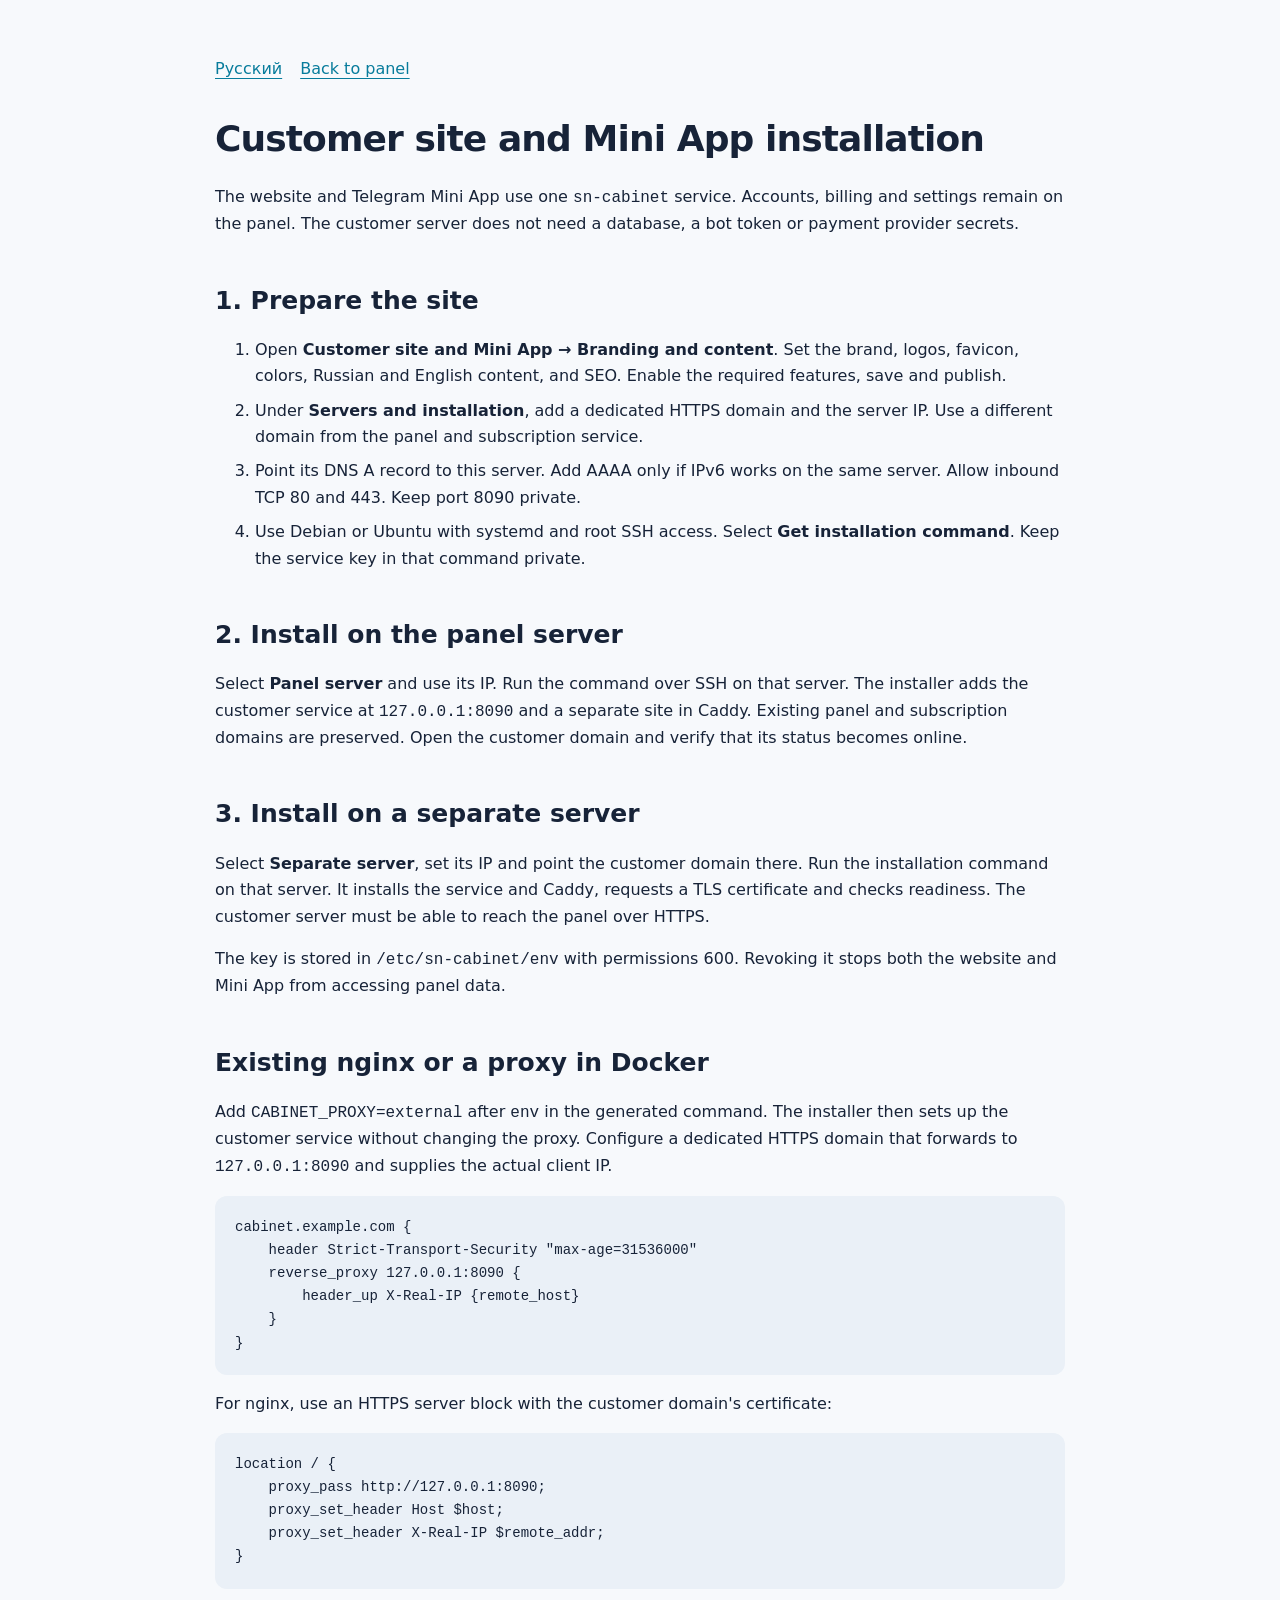
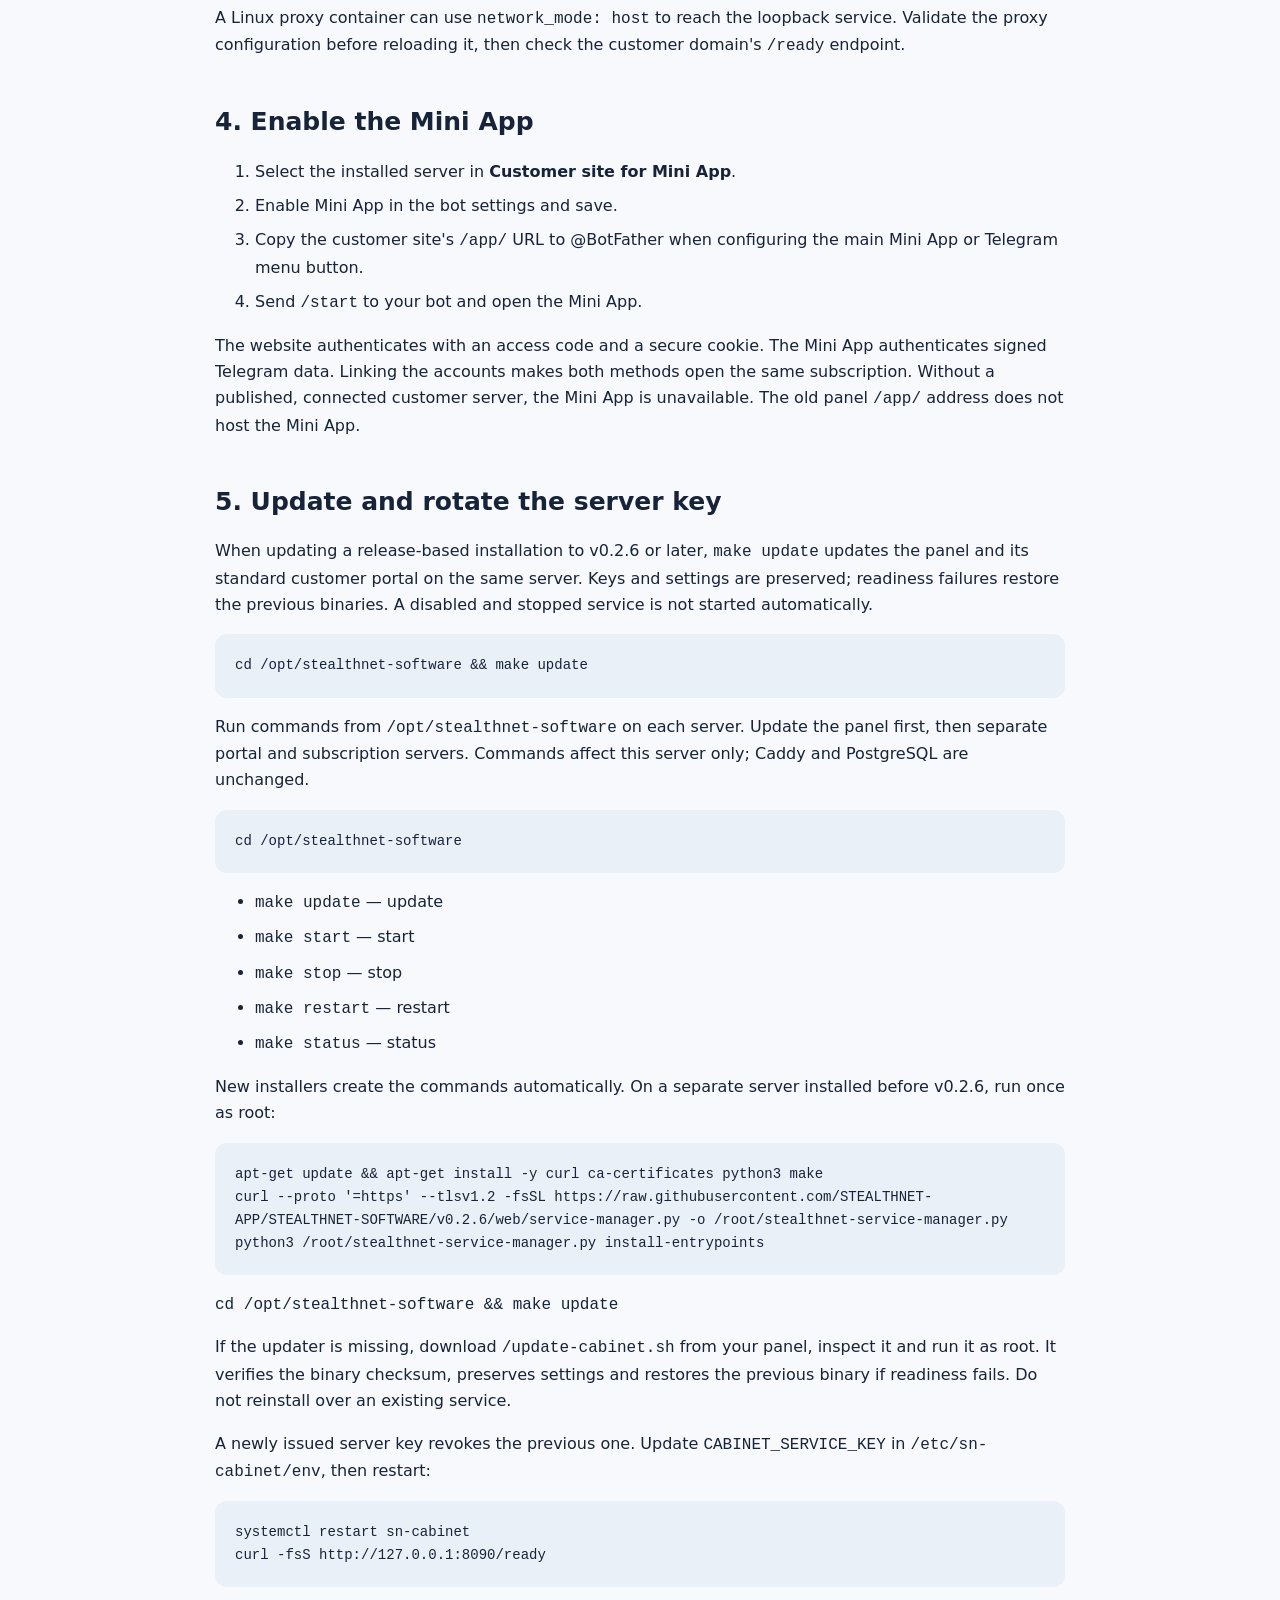
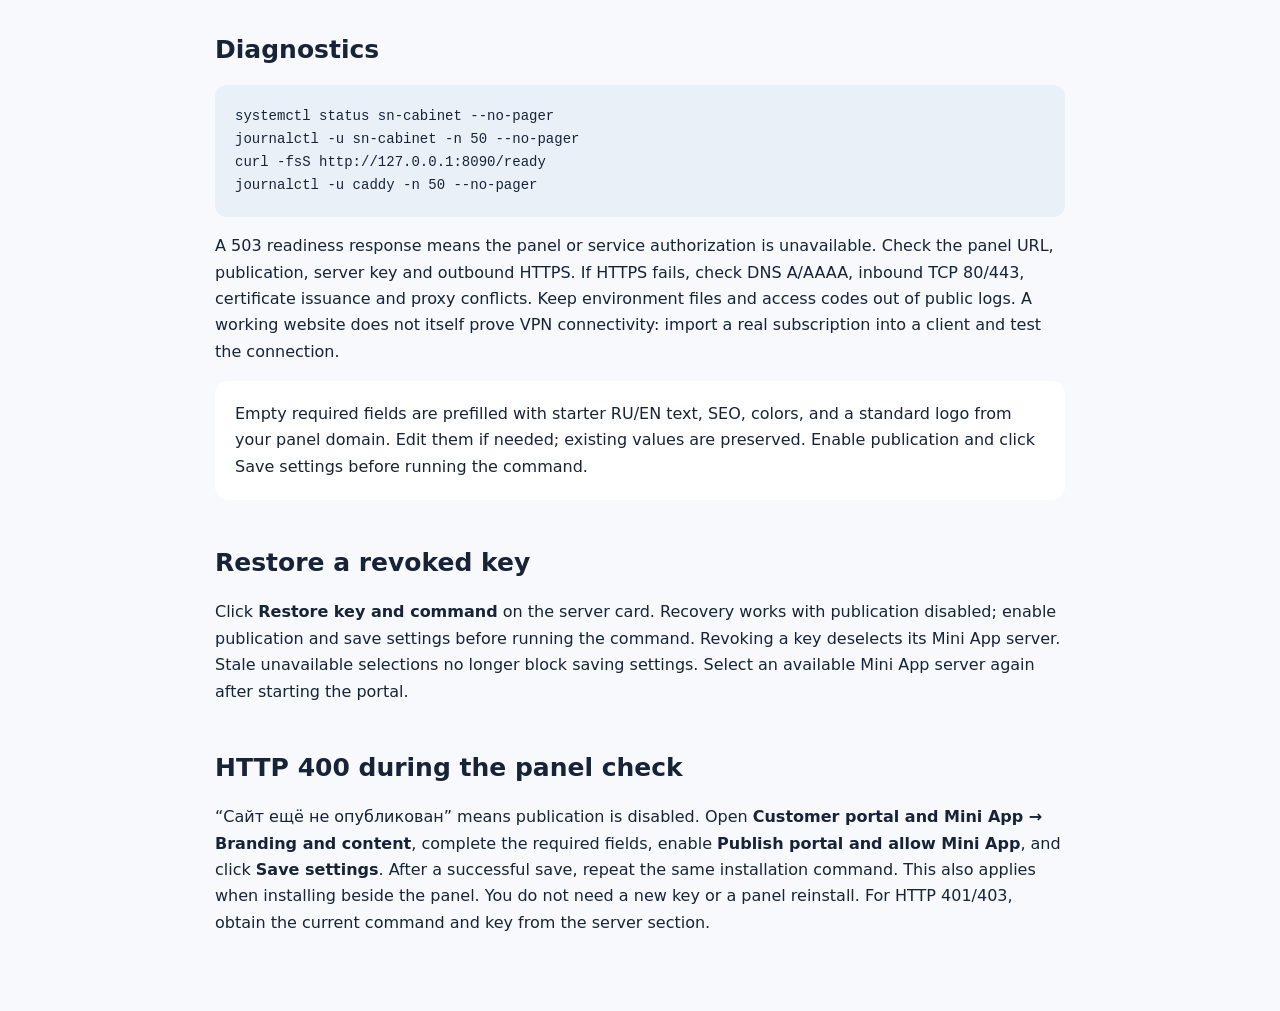
<file: web/cabinet-installation-en.html>
<!doctype html><html lang="en"><head><meta charset="utf-8"><meta name="viewport" content="width=device-width,initial-scale=1"><meta name="robots" content="noindex,nofollow"><title>Customer site and Mini App installation</title><style>body{font:16px/1.65 system-ui,sans-serif;max-width:850px;margin:auto;padding:32px 24px 80px;color:#172338;background:#f7f9fc}h1{font-size:36px;line-height:1.15;letter-spacing:-.025em}h2{margin:42px 0 14px;font-size:25px}h3{margin-top:28px}a{color:#087c9c;text-underline-offset:4px}pre{overflow:auto;background:#eaf0f7;border-radius:12px;padding:20px;font-size:14px;white-space:pre-wrap;overflow-wrap:anywhere}li{margin:8px 0}nav{display:flex;gap:18px;flex-wrap:wrap;margin:24px 0 36px}.note{padding:20px;background:white;border-radius:14px}table{border-collapse:collapse;width:100%}td,th{text-align:left;border-bottom:1px solid #cbd5e1;padding:12px}code{overflow-wrap:anywhere}@media(prefers-color-scheme:dark){body{background:#101724;color:#e4eaf4}a{color:#63cbe5}pre{background:#202c3e}.note{background:#1c2636}td,th{border-color:#38465b}}</style></head><body><main><nav><a href="/cabinet-installation.html" lang="ru">Русский</a><a href="/#/cabinet">Back to panel</a></nav><h1>Customer site and Mini App installation</h1><p>The website and Telegram Mini App use one <code>sn-cabinet</code> service. Accounts, billing and settings remain on the panel. The customer server does not need a database, a bot token or payment provider secrets.</p>
<h2>1. Prepare the site</h2><ol><li>Open <b>Customer site and Mini App → Branding and content</b>. Set the brand, logos, favicon, colors, Russian and English content, and SEO. Enable the required features, save and publish.</li><li>Under <b>Servers and installation</b>, add a dedicated HTTPS domain and the server IP. Use a different domain from the panel and subscription service.</li><li>Point its DNS A record to this server. Add AAAA only if IPv6 works on the same server. Allow inbound TCP 80 and 443. Keep port 8090 private.</li><li>Use Debian or Ubuntu with systemd and root SSH access. Select <b>Get installation command</b>. Keep the service key in that command private.</li></ol>
<h2>2. Install on the panel server</h2><p>Select <b>Panel server</b> and use its IP. Run the command over SSH on that server. The installer adds the customer service at <code>127.0.0.1:8090</code> and a separate site in Caddy. Existing panel and subscription domains are preserved. Open the customer domain and verify that its status becomes online.</p>
<h2>3. Install on a separate server</h2><p>Select <b>Separate server</b>, set its IP and point the customer domain there. Run the installation command on that server. It installs the service and Caddy, requests a TLS certificate and checks readiness. The customer server must be able to reach the panel over HTTPS.</p>
<p>The key is stored in <code>/etc/sn-cabinet/env</code> with permissions 600. Revoking it stops both the website and Mini App from accessing panel data.</p>
<h2>Existing nginx or a proxy in Docker</h2><p>Add <code>CABINET_PROXY=external</code> after <code>env</code> in the generated command. The installer then sets up the customer service without changing the proxy. Configure a dedicated HTTPS domain that forwards to <code>127.0.0.1:8090</code> and supplies the actual client IP.</p><pre>cabinet.example.com {
    header Strict-Transport-Security "max-age=31536000"
    reverse_proxy 127.0.0.1:8090 {
        header_up X-Real-IP {remote_host}
    }
}</pre><p>For nginx, use an HTTPS server block with the customer domain's certificate:</p><pre>location / {
    proxy_pass http://127.0.0.1:8090;
    proxy_set_header Host $host;
    proxy_set_header X-Real-IP $remote_addr;
}</pre><p>A Linux proxy container can use <code>network_mode: host</code> to reach the loopback service. Validate the proxy configuration before reloading it, then check the customer domain's <code>/ready</code> endpoint.</p>
<h2>4. Enable the Mini App</h2><ol><li>Select the installed server in <b>Customer site for Mini App</b>.</li><li>Enable Mini App in the bot settings and save.</li><li>Copy the customer site's <code>/app/</code> URL to @BotFather when configuring the main Mini App or Telegram menu button.</li><li>Send <code>/start</code> to your bot and open the Mini App.</li></ol><p>The website authenticates with an access code and a secure cookie. The Mini App authenticates signed Telegram data. Linking the accounts makes both methods open the same subscription. Without a published, connected customer server, the Mini App is unavailable. The old panel <code>/app/</code> address does not host the Mini App.</p>
<h2>5. Update and rotate the server key</h2><p>When updating a release-based installation to v0.2.6 or later, <code>make update</code> updates the panel and its standard customer portal on the same server. Keys and settings are preserved; readiness failures restore the previous binaries. A disabled and stopped service is not started automatically.</p><pre>cd /opt/stealthnet-software &amp;&amp; make update</pre><p>Run commands from <code>/opt/stealthnet-software</code> on each server. Update the panel first, then separate portal and subscription servers. Commands affect this server only; Caddy and PostgreSQL are unchanged.</p><pre>cd /opt/stealthnet-software</pre><ul><li><code>make update</code> — update</li><li><code>make start</code> — start</li><li><code>make stop</code> — stop</li><li><code>make restart</code> — restart</li><li><code>make status</code> — status</li></ul><p>New installers create the commands automatically. On a separate server installed before v0.2.6, run once as root:</p><pre>apt-get update &amp;&amp; apt-get install -y curl ca-certificates python3 make
curl --proto &#x27;=https&#x27; --tlsv1.2 -fsSL https://raw.githubusercontent.com/STEALTHNET-APP/STEALTHNET-SOFTWARE/v0.2.6/web/service-manager.py -o /root/stealthnet-service-manager.py
python3 /root/stealthnet-service-manager.py install-entrypoints</pre><p><code>cd /opt/stealthnet-software &amp;&amp; make update</code></p><p>If the updater is missing, download <code>/update-cabinet.sh</code> from your panel, inspect it and run it as root. It verifies the binary checksum, preserves settings and restores the previous binary if readiness fails. Do not reinstall over an existing service.</p><p>A newly issued server key revokes the previous one. Update <code>CABINET_SERVICE_KEY</code> in <code>/etc/sn-cabinet/env</code>, then restart:</p><pre>systemctl restart sn-cabinet
curl -fsS http://127.0.0.1:8090/ready</pre>
<h2>Diagnostics</h2><pre>systemctl status sn-cabinet --no-pager
journalctl -u sn-cabinet -n 50 --no-pager
curl -fsS http://127.0.0.1:8090/ready
journalctl -u caddy -n 50 --no-pager</pre><p>A 503 readiness response means the panel or service authorization is unavailable. Check the panel URL, publication, server key and outbound HTTPS. If HTTPS fails, check DNS A/AAAA, inbound TCP 80/443, certificate issuance and proxy conflicts. Keep environment files and access codes out of public logs. A working website does not itself prove VPN connectivity: import a real subscription into a client and test the connection.</p><p class="note">Empty required fields are prefilled with starter RU/EN text, SEO, colors, and a standard logo from your panel domain. Edit them if needed; existing values are preserved. Enable publication and click Save settings before running the command.</p><h2>Restore a revoked key</h2><p>Click <b>Restore key and command</b> on the server card. Recovery works with publication disabled; enable publication and save settings before running the command. Revoking a key deselects its Mini App server. Stale unavailable selections no longer block saving settings. Select an available Mini App server again after starting the portal.</p><h2>HTTP 400 during the panel check</h2><p>“Сайт ещё не опубликован” means publication is disabled. Open <b>Customer portal and Mini App → Branding and content</b>, complete the required fields, enable <b>Publish portal and allow Mini App</b>, and click <b>Save settings</b>. After a successful save, repeat the same installation command. This also applies when installing beside the panel. You do not need a new key or a panel reinstall. For HTTP 401/403, obtain the current command and key from the server section.</p></main></body></html>
</file>
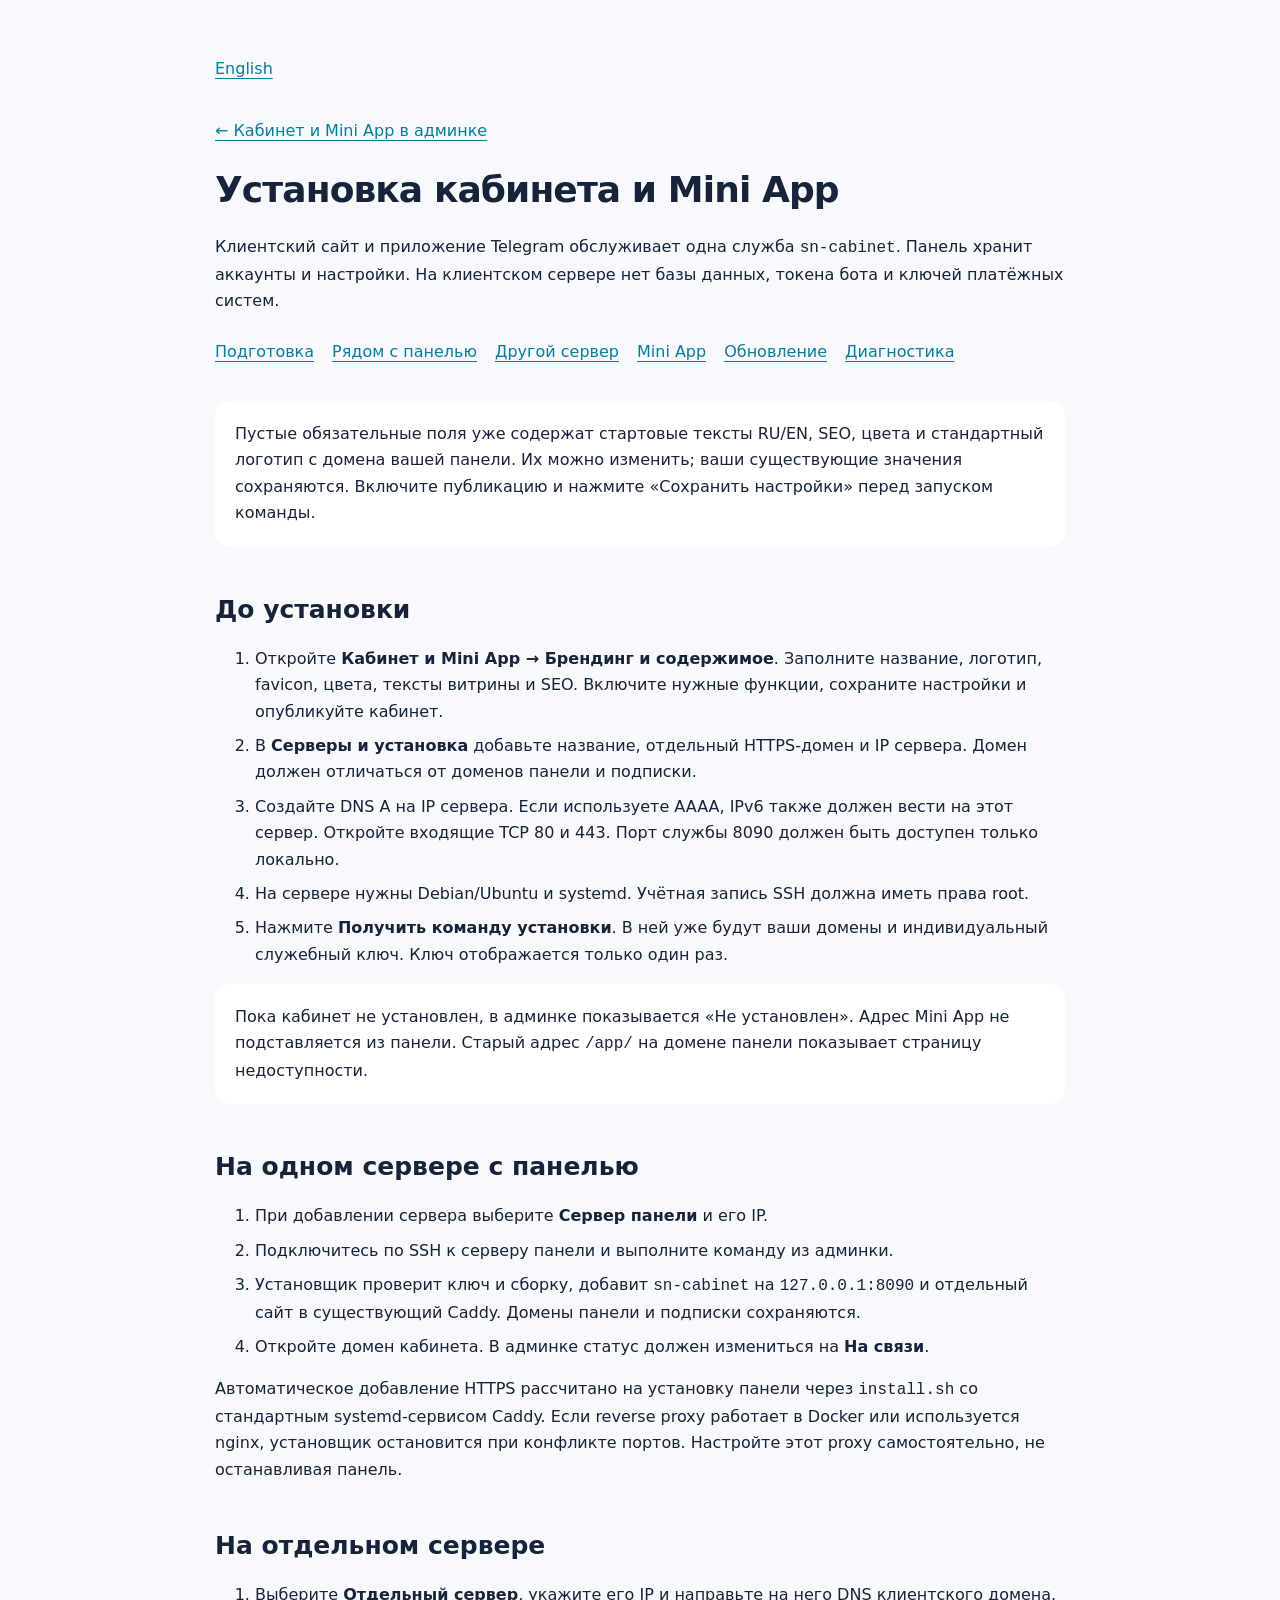
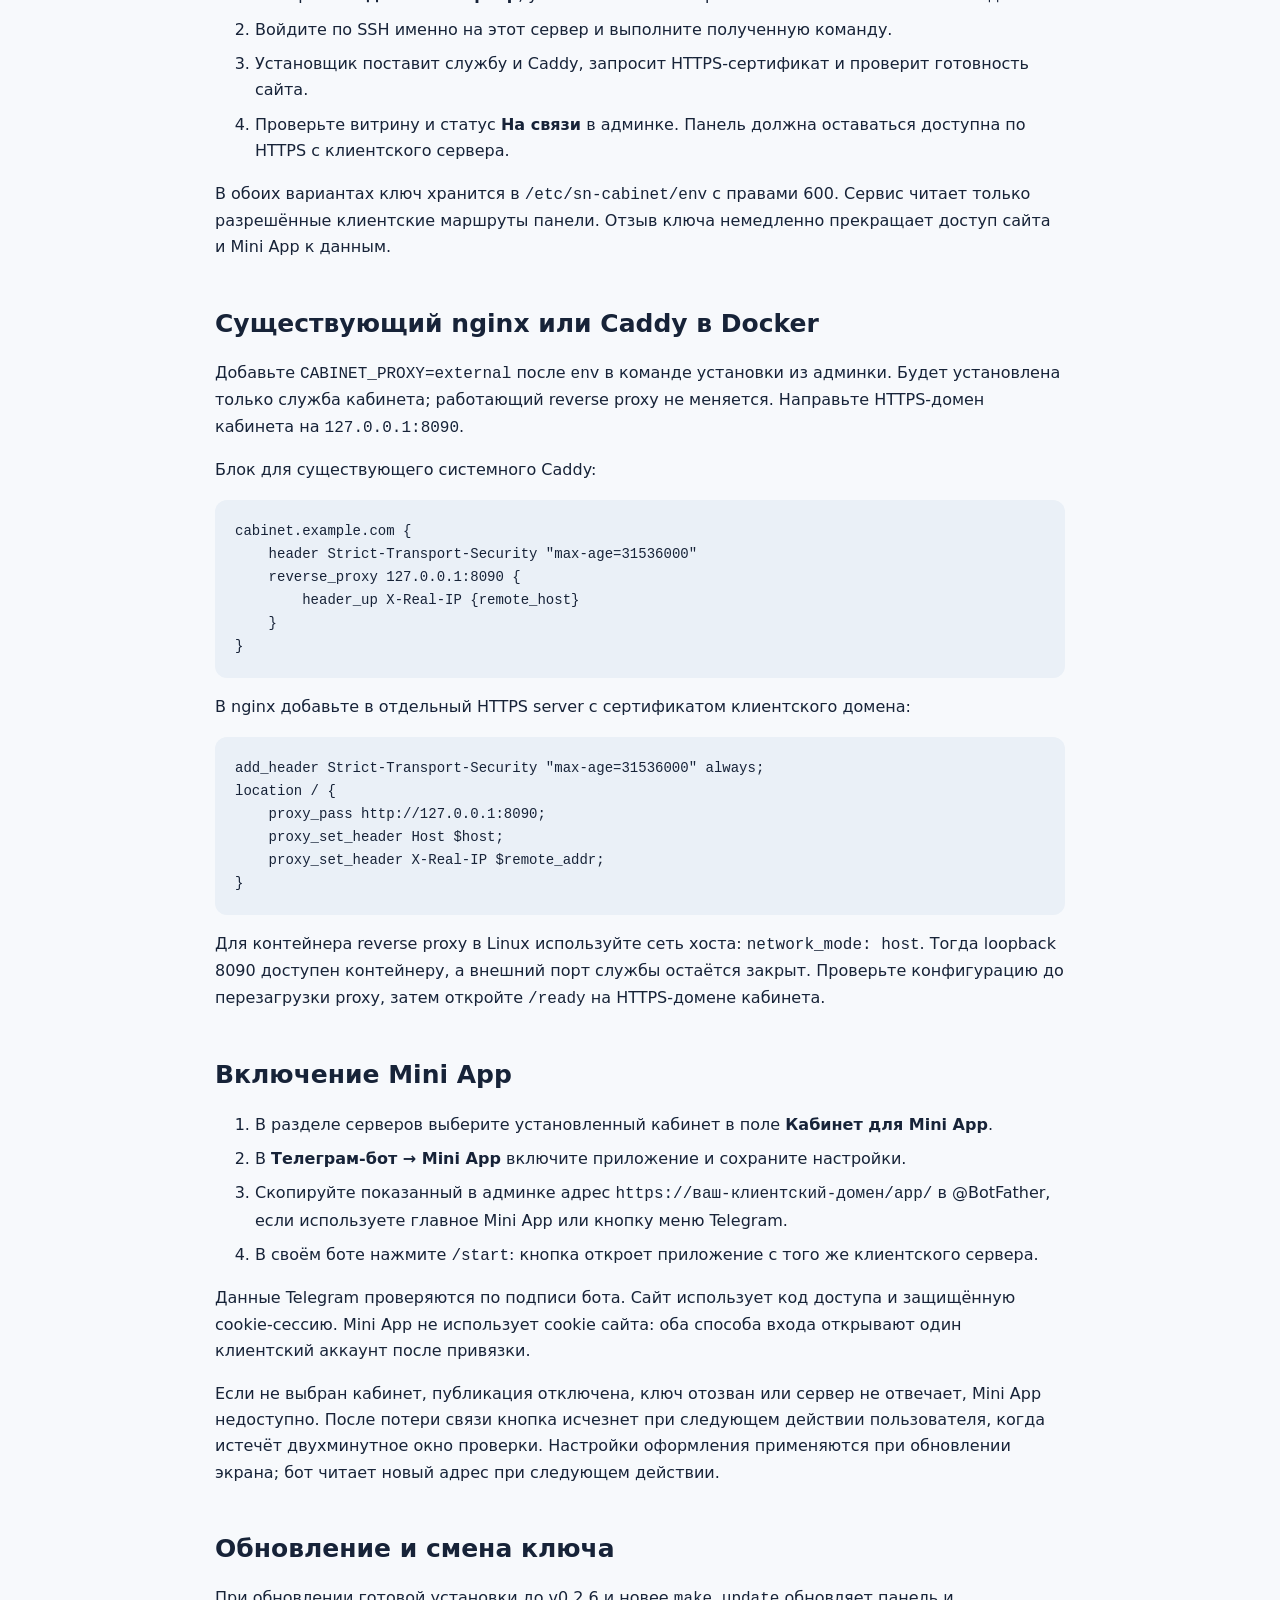
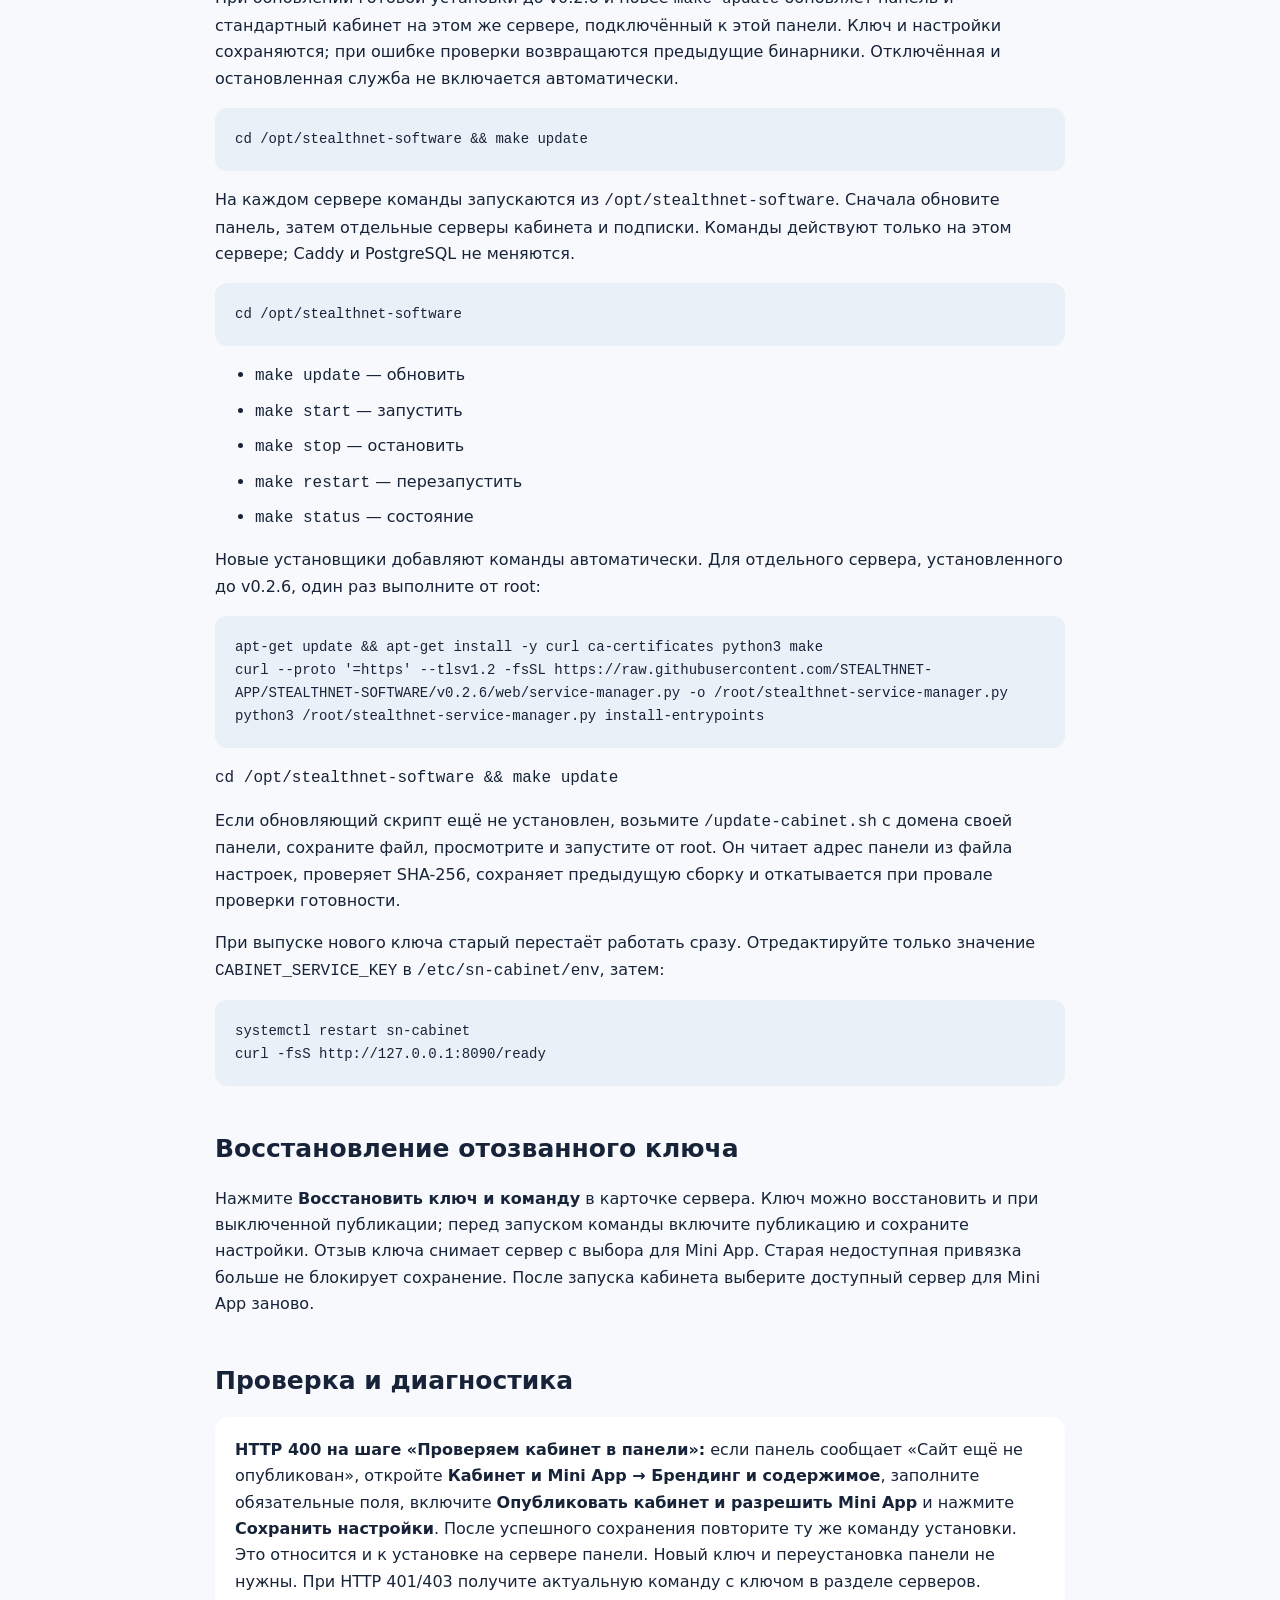
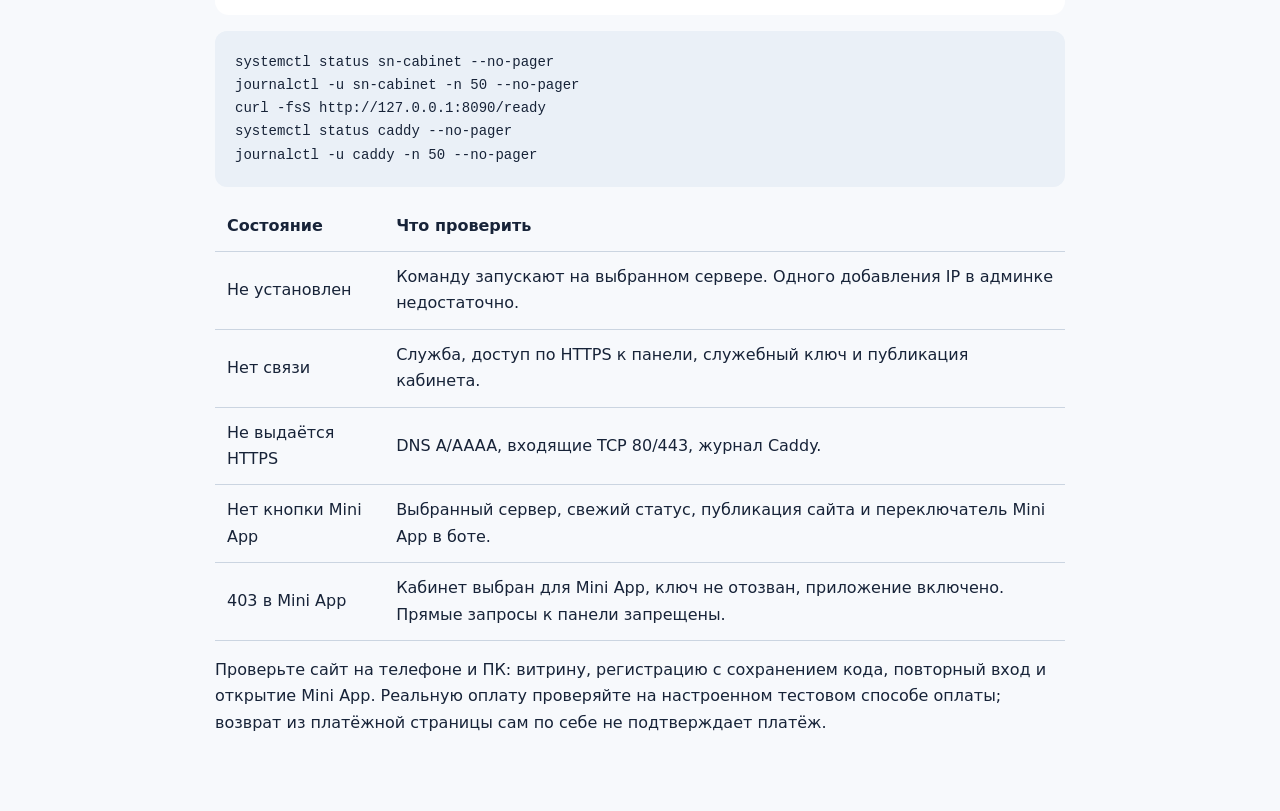
<file: web/cabinet-installation.html>
<!doctype html><html lang="ru"><head><meta charset="utf-8"><meta name="viewport" content="width=device-width,initial-scale=1"><meta name="robots" content="noindex,nofollow"><title>Установка кабинета и Mini App</title><style>body{font:16px/1.65 system-ui,sans-serif;max-width:850px;margin:auto;padding:32px 24px 80px;color:#172338;background:#f7f9fc}h1{font-size:36px;line-height:1.15;letter-spacing:-.025em}h2{margin:42px 0 14px;font-size:25px}h3{margin-top:28px}a{color:#087c9c;text-underline-offset:4px}pre{overflow:auto;background:#eaf0f7;border-radius:12px;padding:20px;font-size:14px;white-space:pre-wrap;overflow-wrap:anywhere}li{margin:8px 0}nav{display:flex;gap:18px;flex-wrap:wrap;margin:24px 0 36px}.note{padding:20px;background:white;border-radius:14px}table{border-collapse:collapse;width:100%}td,th{text-align:left;border-bottom:1px solid #cbd5e1;padding:12px}code{overflow-wrap:anywhere}@media(prefers-color-scheme:dark){body{background:#101724;color:#e4eaf4}a{color:#63cbe5}pre{background:#202c3e}.note{background:#1c2636}td,th{border-color:#38465b}}</style></head><body><nav><a href="/cabinet-installation-en.html" lang="en">English</a></nav><a href="/#/cabinet">← Кабинет и Mini App в админке</a><h1>Установка кабинета и Mini App</h1><p>Клиентский сайт и приложение Telegram обслуживает одна служба <code>sn-cabinet</code>. Панель хранит аккаунты и настройки. На клиентском сервере нет базы данных, токена бота и ключей платёжных систем.</p><nav><a href="#prepare">Подготовка</a><a href="#same">Рядом с панелью</a><a href="#separate">Другой сервер</a><a href="#miniapp">Mini App</a><a href="#update">Обновление</a><a href="#diagnostics">Диагностика</a></nav>
<p class="note">Пустые обязательные поля уже содержат стартовые тексты RU/EN, SEO, цвета и стандартный логотип с домена вашей панели. Их можно изменить; ваши существующие значения сохраняются. Включите публикацию и нажмите «Сохранить настройки» перед запуском команды.</p><section id="prepare"><h2>До установки</h2><ol><li>Откройте <b>Кабинет и Mini App → Брендинг и содержимое</b>. Заполните название, логотип, favicon, цвета, тексты витрины и SEO. Включите нужные функции, сохраните настройки и опубликуйте кабинет.</li><li>В <b>Серверы и установка</b> добавьте название, отдельный HTTPS-домен и IP сервера. Домен должен отличаться от доменов панели и подписки.</li><li>Создайте DNS A на IP сервера. Если используете AAAA, IPv6 также должен вести на этот сервер. Откройте входящие TCP 80 и 443. Порт службы 8090 должен быть доступен только локально.</li><li>На сервере нужны Debian/Ubuntu и systemd. Учётная запись SSH должна иметь права root.</li><li>Нажмите <b>Получить команду установки</b>. В ней уже будут ваши домены и индивидуальный служебный ключ. Ключ отображается только один раз.</li></ol><p class="note">Пока кабинет не установлен, в админке показывается «Не установлен». Адрес Mini App не подставляется из панели. Старый адрес <code>/app/</code> на домене панели показывает страницу недоступности.</p></section>
<section id="same"><h2>На одном сервере с панелью</h2><ol><li>При добавлении сервера выберите <b>Сервер панели</b> и его IP.</li><li>Подключитесь по SSH к серверу панели и выполните команду из админки.</li><li>Установщик проверит ключ и сборку, добавит <code>sn-cabinet</code> на <code>127.0.0.1:8090</code> и отдельный сайт в существующий Caddy. Домены панели и подписки сохраняются.</li><li>Откройте домен кабинета. В админке статус должен измениться на <b>На связи</b>.</li></ol><p>Автоматическое добавление HTTPS рассчитано на установку панели через <code>install.sh</code> со стандартным systemd-сервисом Caddy. Если reverse proxy работает в Docker или используется nginx, установщик остановится при конфликте портов. Настройте этот proxy самостоятельно, не останавливая панель.</p></section>
<section id="separate"><h2>На отдельном сервере</h2><ol><li>Выберите <b>Отдельный сервер</b>, укажите его IP и направьте на него DNS клиентского домена.</li><li>Войдите по SSH именно на этот сервер и выполните полученную команду.</li><li>Установщик поставит службу и Caddy, запросит HTTPS-сертификат и проверит готовность сайта.</li><li>Проверьте витрину и статус <b>На связи</b> в админке. Панель должна оставаться доступна по HTTPS с клиентского сервера.</li></ol><p>В обоих вариантах ключ хранится в <code>/etc/sn-cabinet/env</code> с правами 600. Сервис читает только разрешённые клиентские маршруты панели. Отзыв ключа немедленно прекращает доступ сайта и Mini App к данным.</p></section>
<section id="proxy"><h2>Существующий nginx или Caddy в Docker</h2><p>Добавьте <code>CABINET_PROXY=external</code> после <code>env</code> в команде установки из админки. Будет установлена только служба кабинета; работающий reverse proxy не меняется. Направьте HTTPS-домен кабинета на <code>127.0.0.1:8090</code>.</p><p>Блок для существующего системного Caddy:</p><pre>cabinet.example.com {
    header Strict-Transport-Security "max-age=31536000"
    reverse_proxy 127.0.0.1:8090 {
        header_up X-Real-IP {remote_host}
    }
}</pre><p>В nginx добавьте в отдельный HTTPS server с сертификатом клиентского домена:</p><pre>add_header Strict-Transport-Security "max-age=31536000" always;
location / {
    proxy_pass http://127.0.0.1:8090;
    proxy_set_header Host $host;
    proxy_set_header X-Real-IP $remote_addr;
}</pre><p>Для контейнера reverse proxy в Linux используйте сеть хоста: <code>network_mode: host</code>. Тогда loopback 8090 доступен контейнеру, а внешний порт службы остаётся закрыт. Проверьте конфигурацию до перезагрузки proxy, затем откройте <code>/ready</code> на HTTPS-домене кабинета.</p></section><section id="miniapp"><h2>Включение Mini App</h2><ol><li>В разделе серверов выберите установленный кабинет в поле <b>Кабинет для Mini App</b>.</li><li>В <b>Телеграм-бот → Mini App</b> включите приложение и сохраните настройки.</li><li>Скопируйте показанный в админке адрес <code>https://ваш-клиентский-домен/app/</code> в @BotFather, если используете главное Mini App или кнопку меню Telegram.</li><li>В своём боте нажмите <code>/start</code>: кнопка откроет приложение с того же клиентского сервера.</li></ol><p>Данные Telegram проверяются по подписи бота. Сайт использует код доступа и защищённую cookie-сессию. Mini App не использует cookie сайта: оба способа входа открывают один клиентский аккаунт после привязки.</p><p>Если не выбран кабинет, публикация отключена, ключ отозван или сервер не отвечает, Mini App недоступно. После потери связи кнопка исчезнет при следующем действии пользователя, когда истечёт двухминутное окно проверки. Настройки оформления применяются при обновлении экрана; бот читает новый адрес при следующем действии.</p></section>
<section id="update"><h2>Обновление и смена ключа</h2><p>При обновлении готовой установки до v0.2.6 и новее <code>make update</code> обновляет панель и стандартный кабинет на этом же сервере, подключённый к этой панели. Ключ и настройки сохраняются; при ошибке проверки возвращаются предыдущие бинарники. Отключённая и остановленная служба не включается автоматически.</p><pre>cd /opt/stealthnet-software &amp;&amp; make update</pre><p>На каждом сервере команды запускаются из <code>/opt/stealthnet-software</code>. Сначала обновите панель, затем отдельные серверы кабинета и подписки. Команды действуют только на этом сервере; Caddy и PostgreSQL не меняются.</p><pre>cd /opt/stealthnet-software</pre><ul><li><code>make update</code> — обновить</li><li><code>make start</code> — запустить</li><li><code>make stop</code> — остановить</li><li><code>make restart</code> — перезапустить</li><li><code>make status</code> — состояние</li></ul><p>Новые установщики добавляют команды автоматически. Для отдельного сервера, установленного до v0.2.6, один раз выполните от root:</p><pre>apt-get update &amp;&amp; apt-get install -y curl ca-certificates python3 make
curl --proto &#x27;=https&#x27; --tlsv1.2 -fsSL https://raw.githubusercontent.com/STEALTHNET-APP/STEALTHNET-SOFTWARE/v0.2.6/web/service-manager.py -o /root/stealthnet-service-manager.py
python3 /root/stealthnet-service-manager.py install-entrypoints</pre><p><code>cd /opt/stealthnet-software &amp;&amp; make update</code></p><p>Если обновляющий скрипт ещё не установлен, возьмите <code>/update-cabinet.sh</code> с домена своей панели, сохраните файл, просмотрите и запустите от root. Он читает адрес панели из файла настроек, проверяет SHA-256, сохраняет предыдущую сборку и откатывается при провале проверки готовности.</p><p>При выпуске нового ключа старый перестаёт работать сразу. Отредактируйте только значение <code>CABINET_SERVICE_KEY</code> в <code>/etc/sn-cabinet/env</code>, затем:</p><pre>systemctl restart sn-cabinet
curl -fsS http://127.0.0.1:8090/ready</pre></section>
<h2>Восстановление отозванного ключа</h2><p>Нажмите <b>Восстановить ключ и команду</b> в карточке сервера. Ключ можно восстановить и при выключенной публикации; перед запуском команды включите публикацию и сохраните настройки. Отзыв ключа снимает сервер с выбора для Mini App. Старая недоступная привязка больше не блокирует сохранение. После запуска кабинета выберите доступный сервер для Mini App заново.</p><section id="diagnostics"><h2>Проверка и диагностика</h2><p class="note"><b>HTTP 400 на шаге «Проверяем кабинет в панели»:</b> если панель сообщает «Сайт ещё не опубликован», откройте <b>Кабинет и Mini App → Брендинг и содержимое</b>, заполните обязательные поля, включите <b>Опубликовать кабинет и разрешить Mini App</b> и нажмите <b>Сохранить настройки</b>. После успешного сохранения повторите ту же команду установки. Это относится и к установке на сервере панели. Новый ключ и переустановка панели не нужны. При HTTP 401/403 получите актуальную команду с ключом в разделе серверов.</p><pre>systemctl status sn-cabinet --no-pager
journalctl -u sn-cabinet -n 50 --no-pager
curl -fsS http://127.0.0.1:8090/ready
systemctl status caddy --no-pager
journalctl -u caddy -n 50 --no-pager</pre><table><tr><th>Состояние</th><th>Что проверить</th></tr><tr><td>Не установлен</td><td>Команду запускают на выбранном сервере. Одного добавления IP в админке недостаточно.</td></tr><tr><td>Нет связи</td><td>Служба, доступ по HTTPS к панели, служебный ключ и публикация кабинета.</td></tr><tr><td>Не выдаётся HTTPS</td><td>DNS A/AAAA, входящие TCP 80/443, журнал Caddy.</td></tr><tr><td>Нет кнопки Mini App</td><td>Выбранный сервер, свежий статус, публикация сайта и переключатель Mini App в боте.</td></tr><tr><td>403 в Mini App</td><td>Кабинет выбран для Mini App, ключ не отозван, приложение включено. Прямые запросы к панели запрещены.</td></tr></table><p>Проверьте сайт на телефоне и ПК: витрину, регистрацию с сохранением кода, повторный вход и открытие Mini App. Реальную оплату проверяйте на настроенном тестовом способе оплаты; возврат из платёжной страницы сам по себе не подтверждает платёж.</p></section></body></html>
</file>
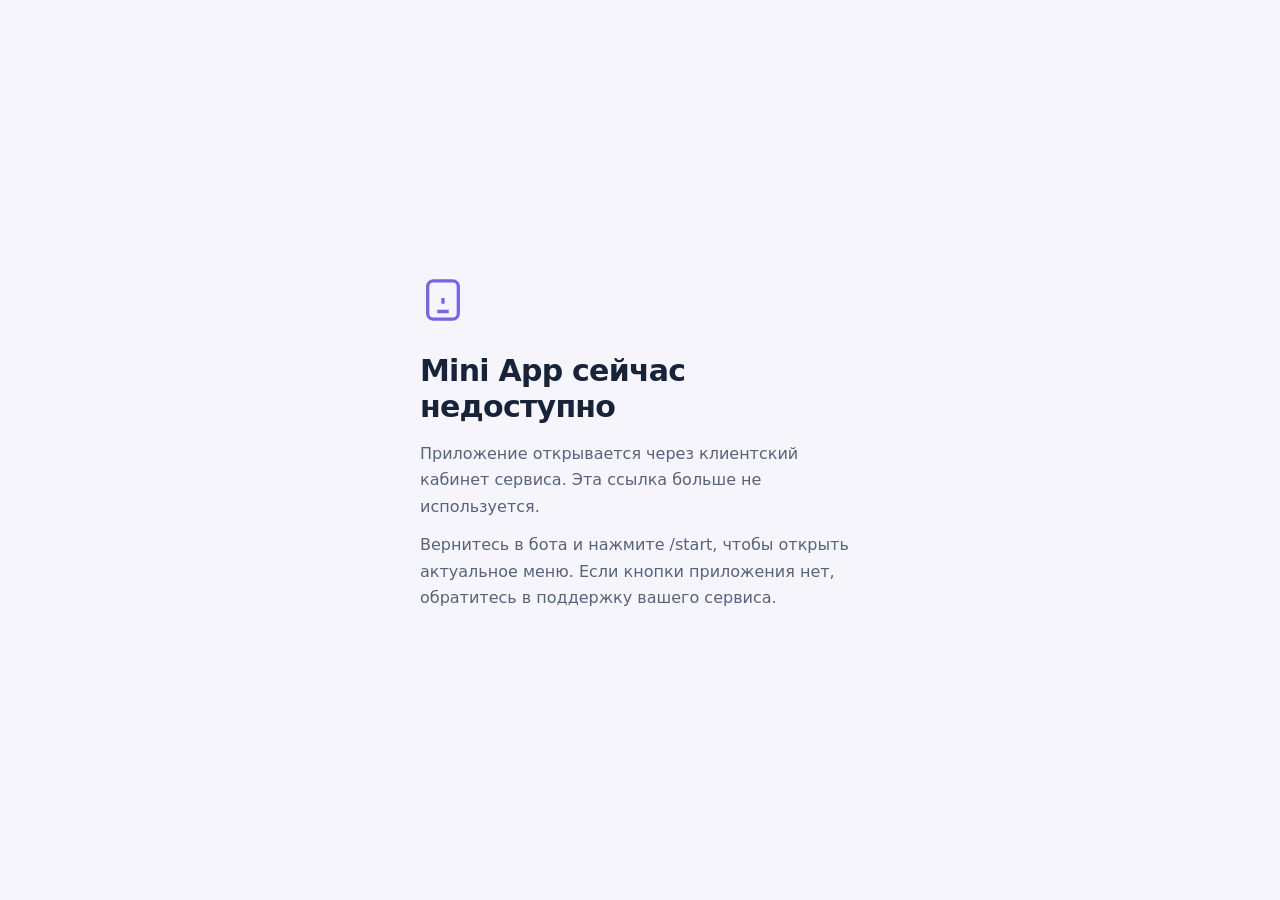
<file: web/miniapp-unavailable.html>
<!doctype html><html lang="ru"><head><meta charset="utf-8"><meta name="viewport" content="width=device-width,initial-scale=1,viewport-fit=cover"><meta name="robots" content="noindex,nofollow"><title>Mini App недоступно</title><style>html{color-scheme:light dark}body{margin:0;min-height:100svh;display:grid;place-items:center;background:light-dark(#f5f5fb,#111725);color:light-dark(#172338,#edf0f8);font:16px/1.65 system-ui,sans-serif}main{max-width:440px;padding:36px 26px}svg{width:46px;height:46px;stroke:#7764eb;fill:none;stroke-width:1.7}h1{font-size:30px;line-height:1.2;letter-spacing:-.025em;margin:22px 0 16px}p{margin:12px 0;color:light-dark(#58637a,#b4bdd1)}button{font:inherit;background:light-dark(#e9e6fa,#29233e);color:light-dark(#4934b1,#c6baff);border:0;border-radius:14px;padding:14px 22px;width:100%;margin-top:20px;cursor:pointer}button:focus-visible{outline:3px solid #7764eb;outline-offset:4px}</style></head><body><main><svg viewBox="0 0 24 24" aria-hidden="true"><rect x="4" y="2" width="16" height="20" rx="3"/><path d="M9 18h6m-3-7v3m0-7v.01"/></svg><h1>Mini App сейчас недоступно</h1><p>Приложение открывается через клиентский кабинет сервиса. Эта ссылка больше не используется.</p><p>Вернитесь в бота и нажмите /start, чтобы открыть актуальное меню. Если кнопки приложения нет, обратитесь в поддержку вашего сервиса.</p></main></body></html>
</file>
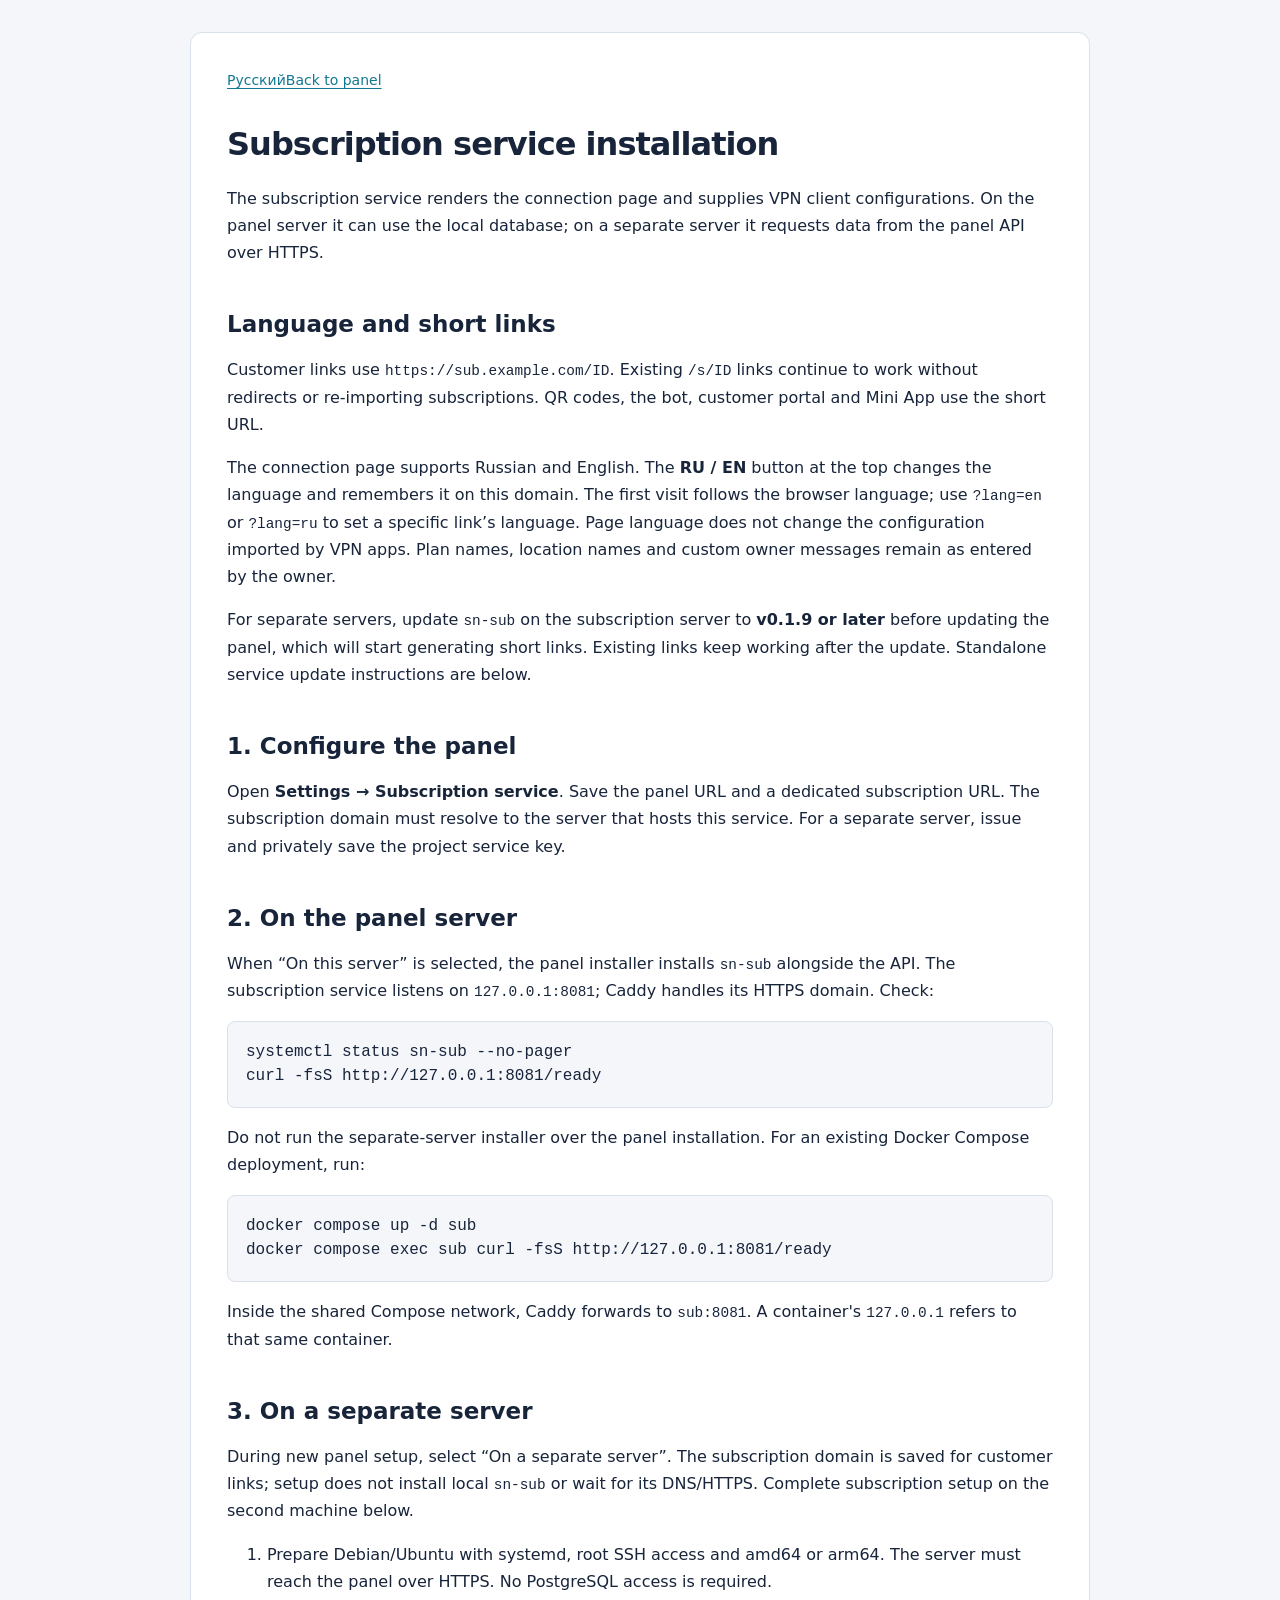
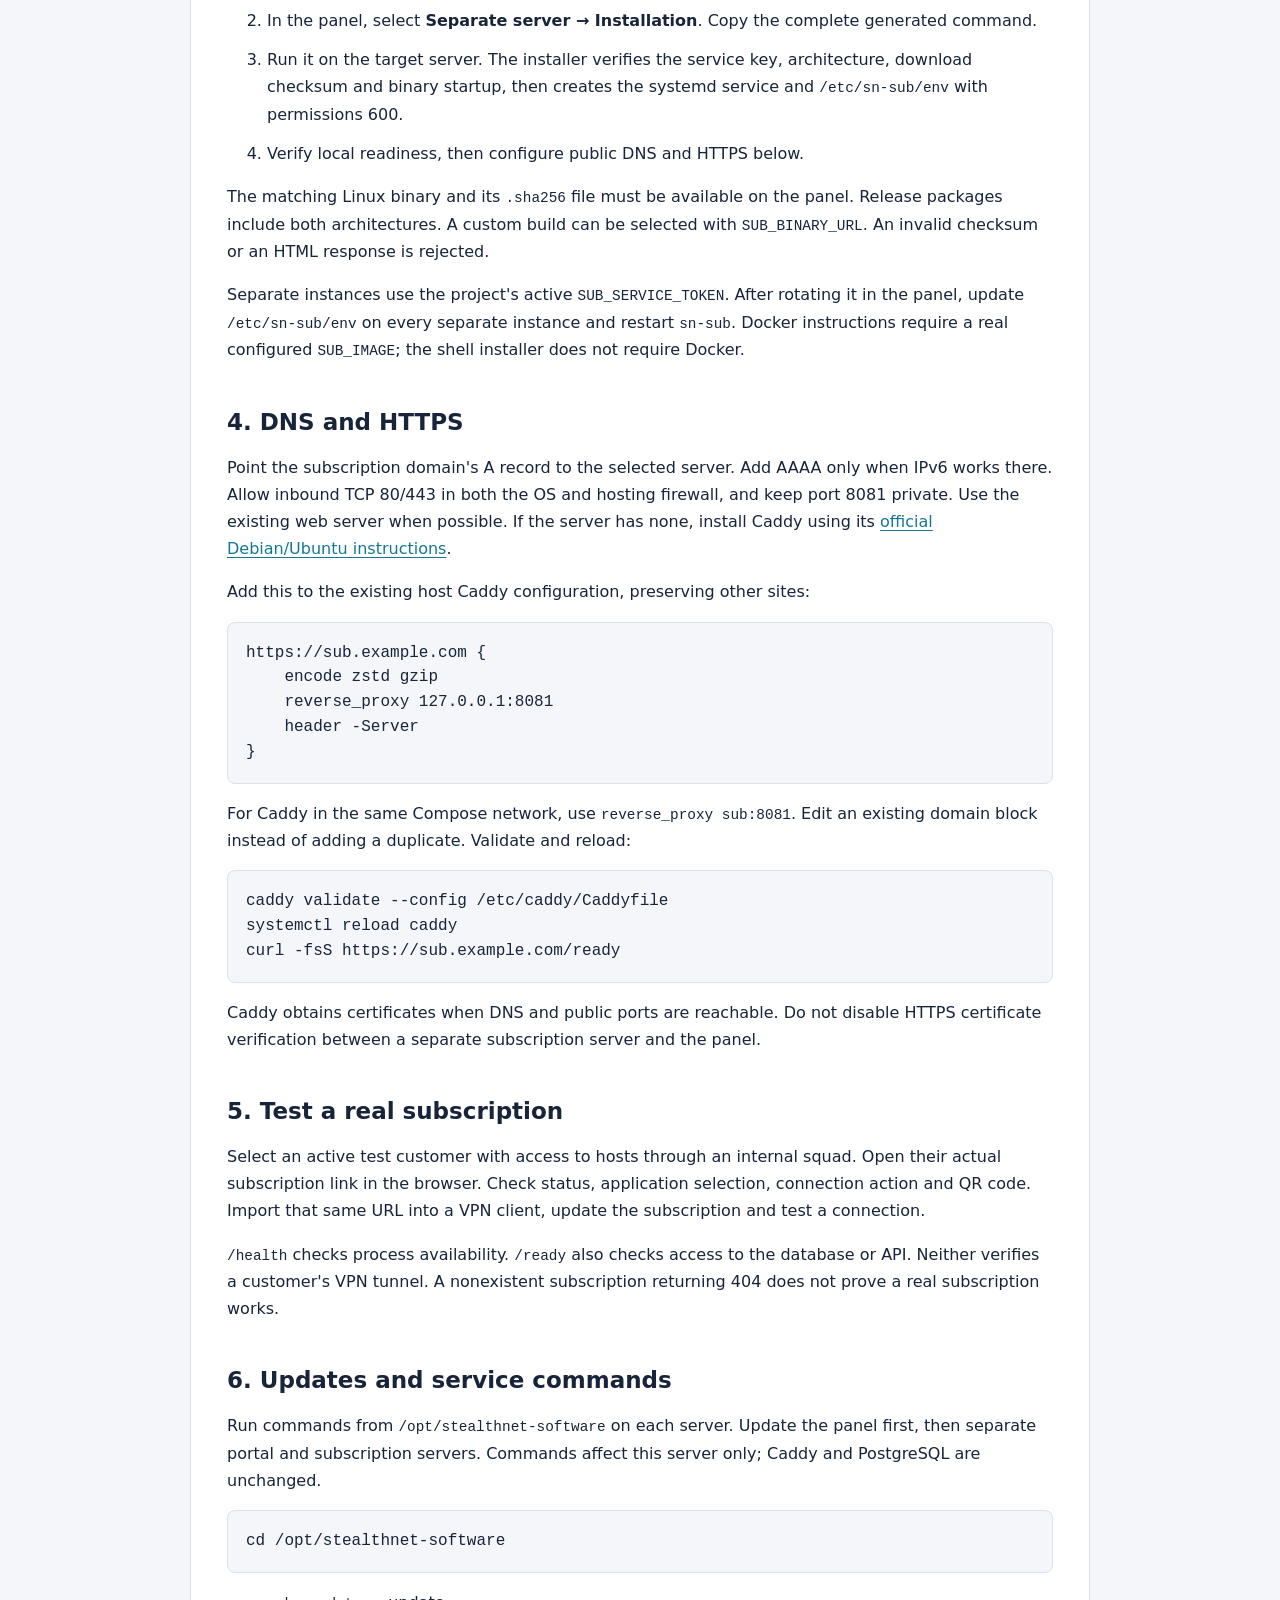
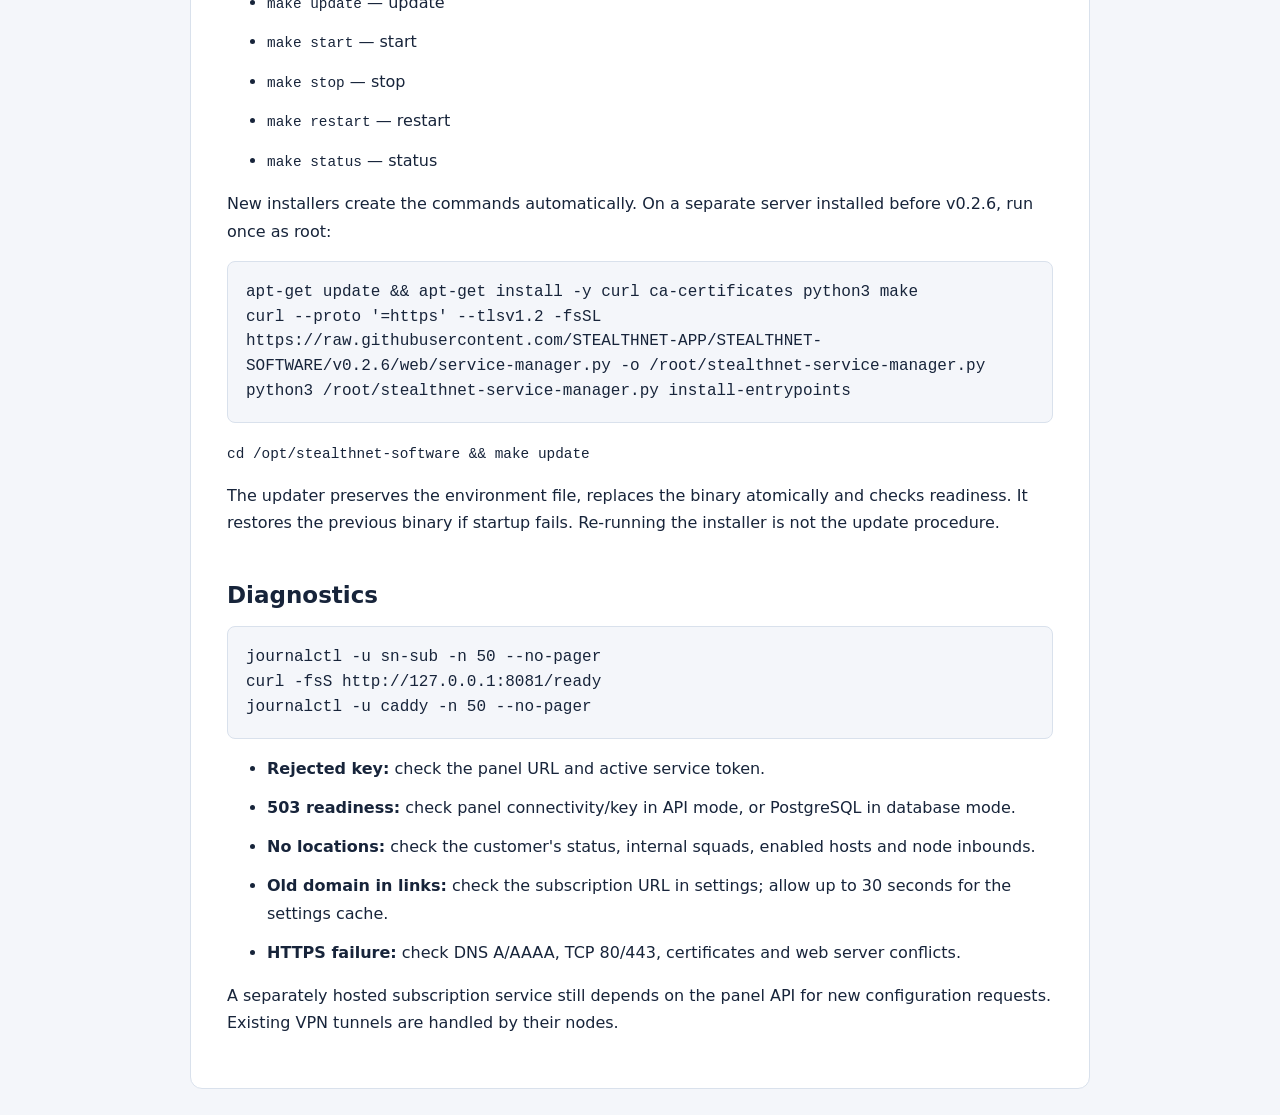
<file: web/subscription-installation-en.html>
<!doctype html><html lang="en"><head><meta charset="utf-8"><meta name="viewport" content="width=device-width,initial-scale=1"><meta name="robots" content="noindex,nofollow"><title>Subscription service installation</title><style>
:root{color-scheme:light;--bg:#f4f6fa;--paper:#fff;--text:#17243a;--muted:#53637b;--line:#d9e1ec;--accent:#137891}*{box-sizing:border-box}body{margin:0;background:var(--bg);color:var(--text);font:16px/1.7 system-ui,sans-serif}main{max-width:900px;margin:32px auto;padding:36px;background:var(--paper);border:1px solid var(--line);border-radius:12px}nav{font-size:14px;margin-bottom:32px}h1{font-size:32px;line-height:1.2;letter-spacing:-.03em}h2{font-size:23px;line-height:1.3;margin:44px 0 16px}a{color:var(--accent);text-underline-offset:3px}p,li{overflow-wrap:anywhere}li{margin:12px 0}pre{padding:18px;background:var(--bg);border:1px solid var(--line);border-radius:8px;white-space:pre-wrap;overflow-wrap:anywhere;line-height:1.55}code{font-size:.9em}table{border-collapse:collapse;width:100%;font-size:14px}td,th{padding:12px;border-bottom:1px solid var(--line);text-align:left;vertical-align:top}.table-scroll{overflow-x:auto}.table-scroll:focus-visible{outline:2px solid var(--accent);outline-offset:4px}footer{margin-top:40px;font-size:13px;color:var(--muted)}@media(max-width:600px){main{margin:0;padding:22px 18px;border:0;border-radius:0}h1{font-size:28px}h2{font-size:21px}table{min-width:500px}}@media(prefers-color-scheme:dark){:root{color-scheme:dark;--bg:#101827;--paper:#182235;--text:#e3eaf4;--muted:#a1b2c9;--line:#334258;--accent:#66c7dd}}
</style></head><body><main><nav><a href="/subscription-installation.html" lang="ru">Русский</a><a href="/#/settings">Back to panel</a></nav><h1>Subscription service installation</h1><p>The subscription service renders the connection page and supplies VPN client configurations. On the panel server it can use the local database; on a separate server it requests data from the panel API over HTTPS.</p>
<h2>Language and short links</h2><p>Customer links use <code>https://sub.example.com/ID</code>. Existing <code>/s/ID</code> links continue to work without redirects or re-importing subscriptions. QR codes, the bot, customer portal and Mini App use the short URL.</p><p>The connection page supports Russian and English. The <strong>RU / EN</strong> button at the top changes the language and remembers it on this domain. The first visit follows the browser language; use <code>?lang=en</code> or <code>?lang=ru</code> to set a specific link’s language. Page language does not change the configuration imported by VPN apps. Plan names, location names and custom owner messages remain as entered by the owner.</p><p>For separate servers, update <code>sn-sub</code> on the subscription server to <strong>v0.1.9 or later</strong> before updating the panel, which will start generating short links. Existing links keep working after the update. Standalone service update instructions are below.</p><h2>1. Configure the panel</h2><p>Open <b>Settings → Subscription service</b>. Save the panel URL and a dedicated subscription URL. The subscription domain must resolve to the server that hosts this service. For a separate server, issue and privately save the project service key.</p>
<h2>2. On the panel server</h2><p>When “On this server” is selected, the panel installer installs <code>sn-sub</code> alongside the API. The subscription service listens on <code>127.0.0.1:8081</code>; Caddy handles its HTTPS domain. Check:</p><pre>systemctl status sn-sub --no-pager
curl -fsS http://127.0.0.1:8081/ready</pre><p>Do not run the separate-server installer over the panel installation. For an existing Docker Compose deployment, run:</p><pre>docker compose up -d sub
docker compose exec sub curl -fsS http://127.0.0.1:8081/ready</pre><p>Inside the shared Compose network, Caddy forwards to <code>sub:8081</code>. A container's <code>127.0.0.1</code> refers to that same container.</p>
<h2>3. On a separate server</h2><p>During new panel setup, select “On a separate server”. The subscription domain is saved for customer links; setup does not install local <code>sn-sub</code> or wait for its DNS/HTTPS. Complete subscription setup on the second machine below.</p><ol><li>Prepare Debian/Ubuntu with systemd, root SSH access and amd64 or arm64. The server must reach the panel over HTTPS. No PostgreSQL access is required.</li><li>In the panel, select <b>Separate server → Installation</b>. Copy the complete generated command.</li><li>Run it on the target server. The installer verifies the service key, architecture, download checksum and binary startup, then creates the systemd service and <code>/etc/sn-sub/env</code> with permissions 600.</li><li>Verify local readiness, then configure public DNS and HTTPS below.</li></ol><p>The matching Linux binary and its <code>.sha256</code> file must be available on the panel. Release packages include both architectures. A custom build can be selected with <code>SUB_BINARY_URL</code>. An invalid checksum or an HTML response is rejected.</p><p>Separate instances use the project's active <code>SUB_SERVICE_TOKEN</code>. After rotating it in the panel, update <code>/etc/sn-sub/env</code> on every separate instance and restart <code>sn-sub</code>. Docker instructions require a real configured <code>SUB_IMAGE</code>; the shell installer does not require Docker.</p>
<h2>4. DNS and HTTPS</h2><p>Point the subscription domain's A record to the selected server. Add AAAA only when IPv6 works there. Allow inbound TCP 80/443 in both the OS and hosting firewall, and keep port 8081 private. Use the existing web server when possible. If the server has none, install Caddy using its <a href="https://caddyserver.com/docs/install#debian-ubuntu-raspbian">official Debian/Ubuntu instructions</a>.</p><p>Add this to the existing host Caddy configuration, preserving other sites:</p><pre>https://sub.example.com {
    encode zstd gzip
    reverse_proxy 127.0.0.1:8081
    header -Server
}</pre><p>For Caddy in the same Compose network, use <code>reverse_proxy sub:8081</code>. Edit an existing domain block instead of adding a duplicate. Validate and reload:</p><pre>caddy validate --config /etc/caddy/Caddyfile
systemctl reload caddy
curl -fsS https://sub.example.com/ready</pre><p>Caddy obtains certificates when DNS and public ports are reachable. Do not disable HTTPS certificate verification between a separate subscription server and the panel.</p>
<h2>5. Test a real subscription</h2><p>Select an active test customer with access to hosts through an internal squad. Open their actual subscription link in the browser. Check status, application selection, connection action and QR code. Import that same URL into a VPN client, update the subscription and test a connection.</p><p><code>/health</code> checks process availability. <code>/ready</code> also checks access to the database or API. Neither verifies a customer's VPN tunnel. A nonexistent subscription returning 404 does not prove a real subscription works.</p>
<h2>6. Updates and service commands</h2><p>Run commands from <code>/opt/stealthnet-software</code> on each server. Update the panel first, then separate portal and subscription servers. Commands affect this server only; Caddy and PostgreSQL are unchanged.</p><pre>cd /opt/stealthnet-software</pre><ul><li><code>make update</code> — update</li><li><code>make start</code> — start</li><li><code>make stop</code> — stop</li><li><code>make restart</code> — restart</li><li><code>make status</code> — status</li></ul><p>New installers create the commands automatically. On a separate server installed before v0.2.6, run once as root:</p><pre>apt-get update &amp;&amp; apt-get install -y curl ca-certificates python3 make
curl --proto &#x27;=https&#x27; --tlsv1.2 -fsSL https://raw.githubusercontent.com/STEALTHNET-APP/STEALTHNET-SOFTWARE/v0.2.6/web/service-manager.py -o /root/stealthnet-service-manager.py
python3 /root/stealthnet-service-manager.py install-entrypoints</pre><p><code>cd /opt/stealthnet-software &amp;&amp; make update</code></p><p>The updater preserves the environment file, replaces the binary atomically and checks readiness. It restores the previous binary if startup fails. Re-running the installer is not the update procedure.</p>
<h2>Diagnostics</h2><pre>journalctl -u sn-sub -n 50 --no-pager
curl -fsS http://127.0.0.1:8081/ready
journalctl -u caddy -n 50 --no-pager</pre><ul><li><b>Rejected key:</b> check the panel URL and active service token.</li><li><b>503 readiness:</b> check panel connectivity/key in API mode, or PostgreSQL in database mode.</li><li><b>No locations:</b> check the customer's status, internal squads, enabled hosts and node inbounds.</li><li><b>Old domain in links:</b> check the subscription URL in settings; allow up to 30 seconds for the settings cache.</li><li><b>HTTPS failure:</b> check DNS A/AAAA, TCP 80/443, certificates and web server conflicts.</li></ul><p>A separately hosted subscription service still depends on the panel API for new configuration requests. Existing VPN tunnels are handled by their nodes.</p></main></body></html>
</file>
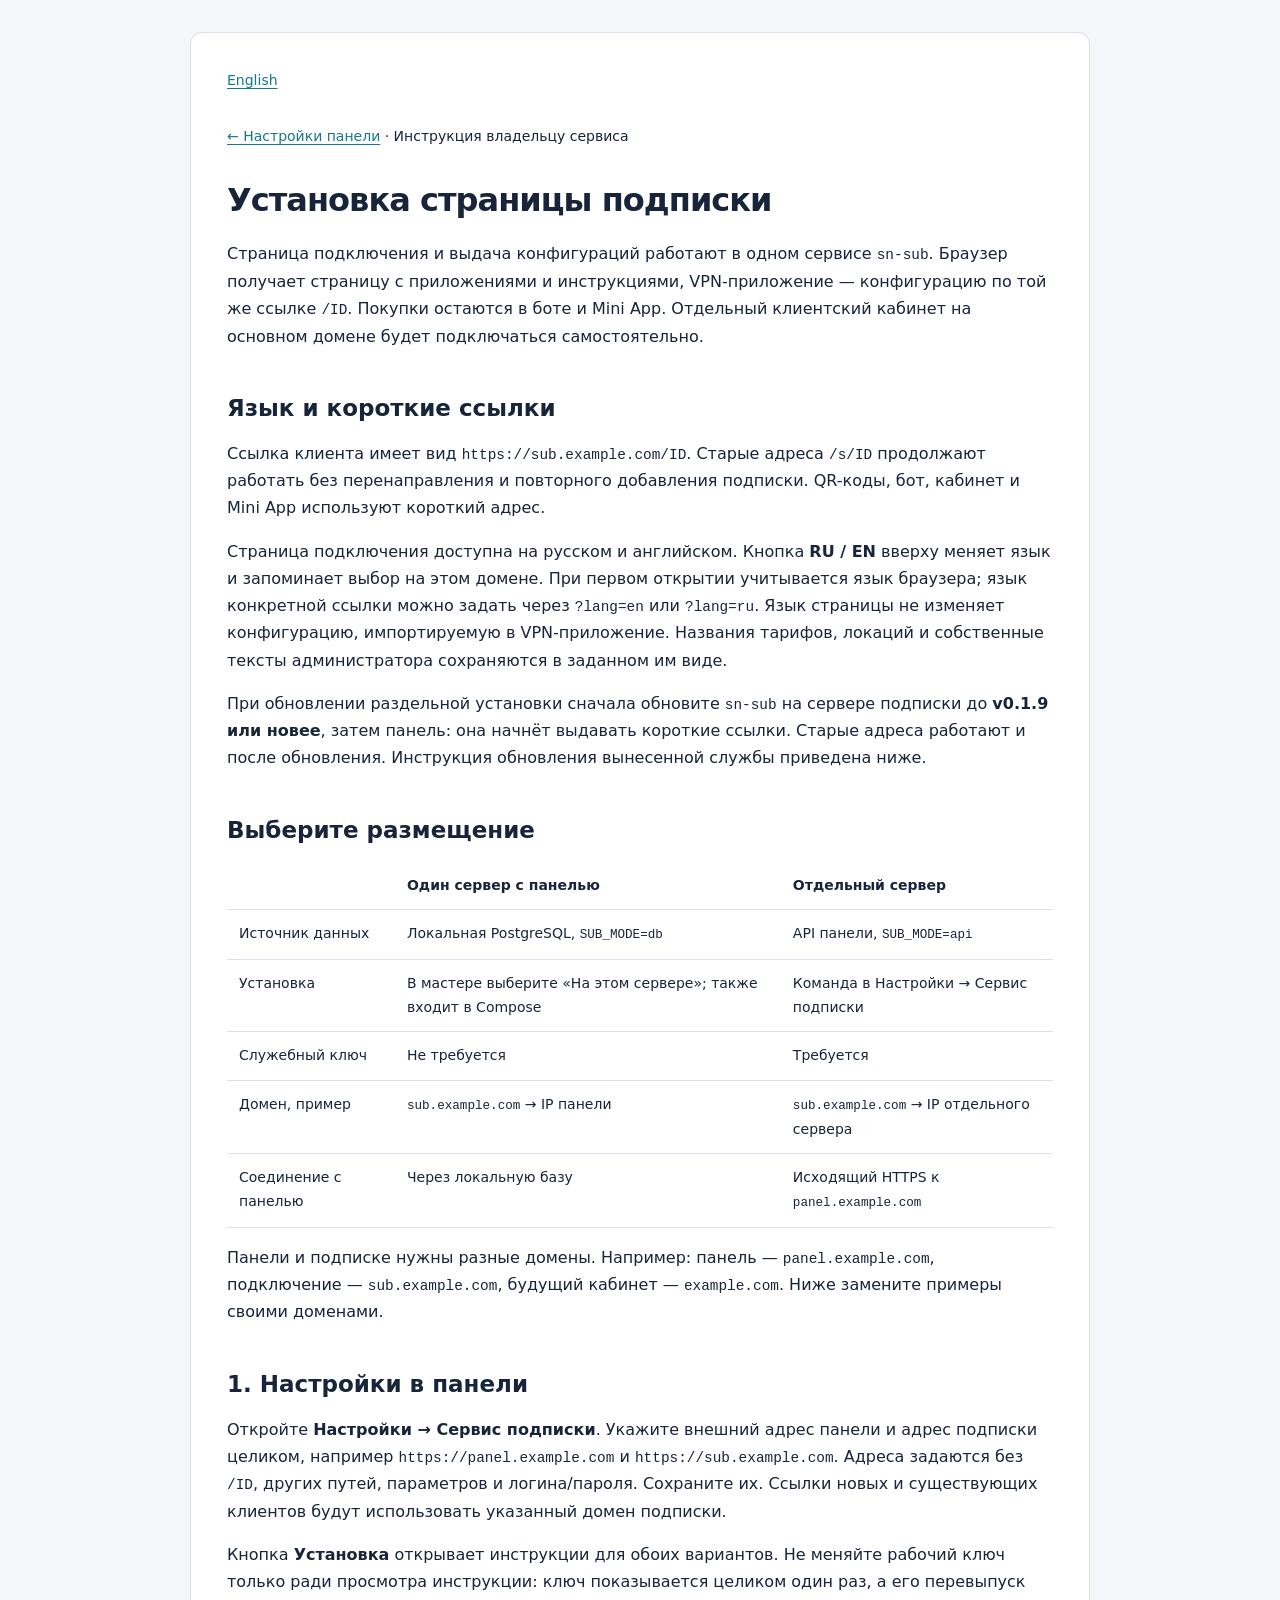
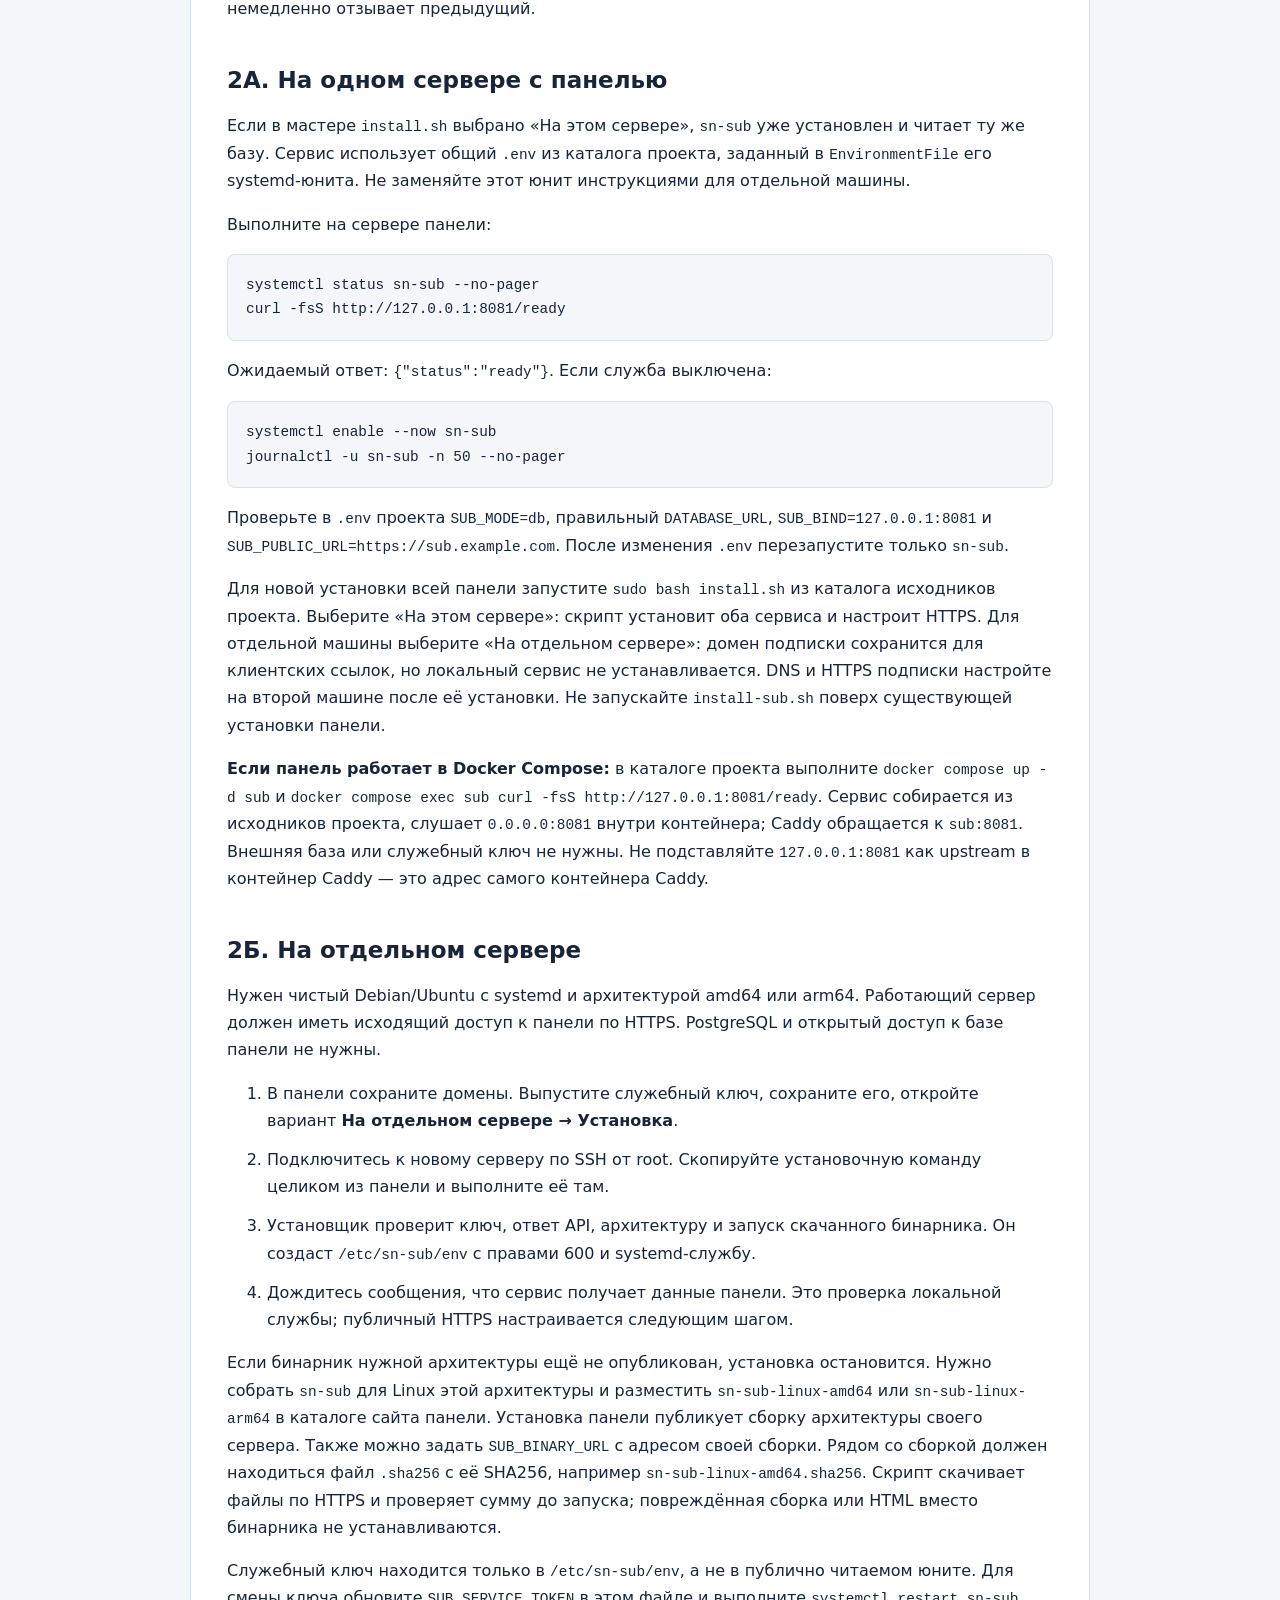
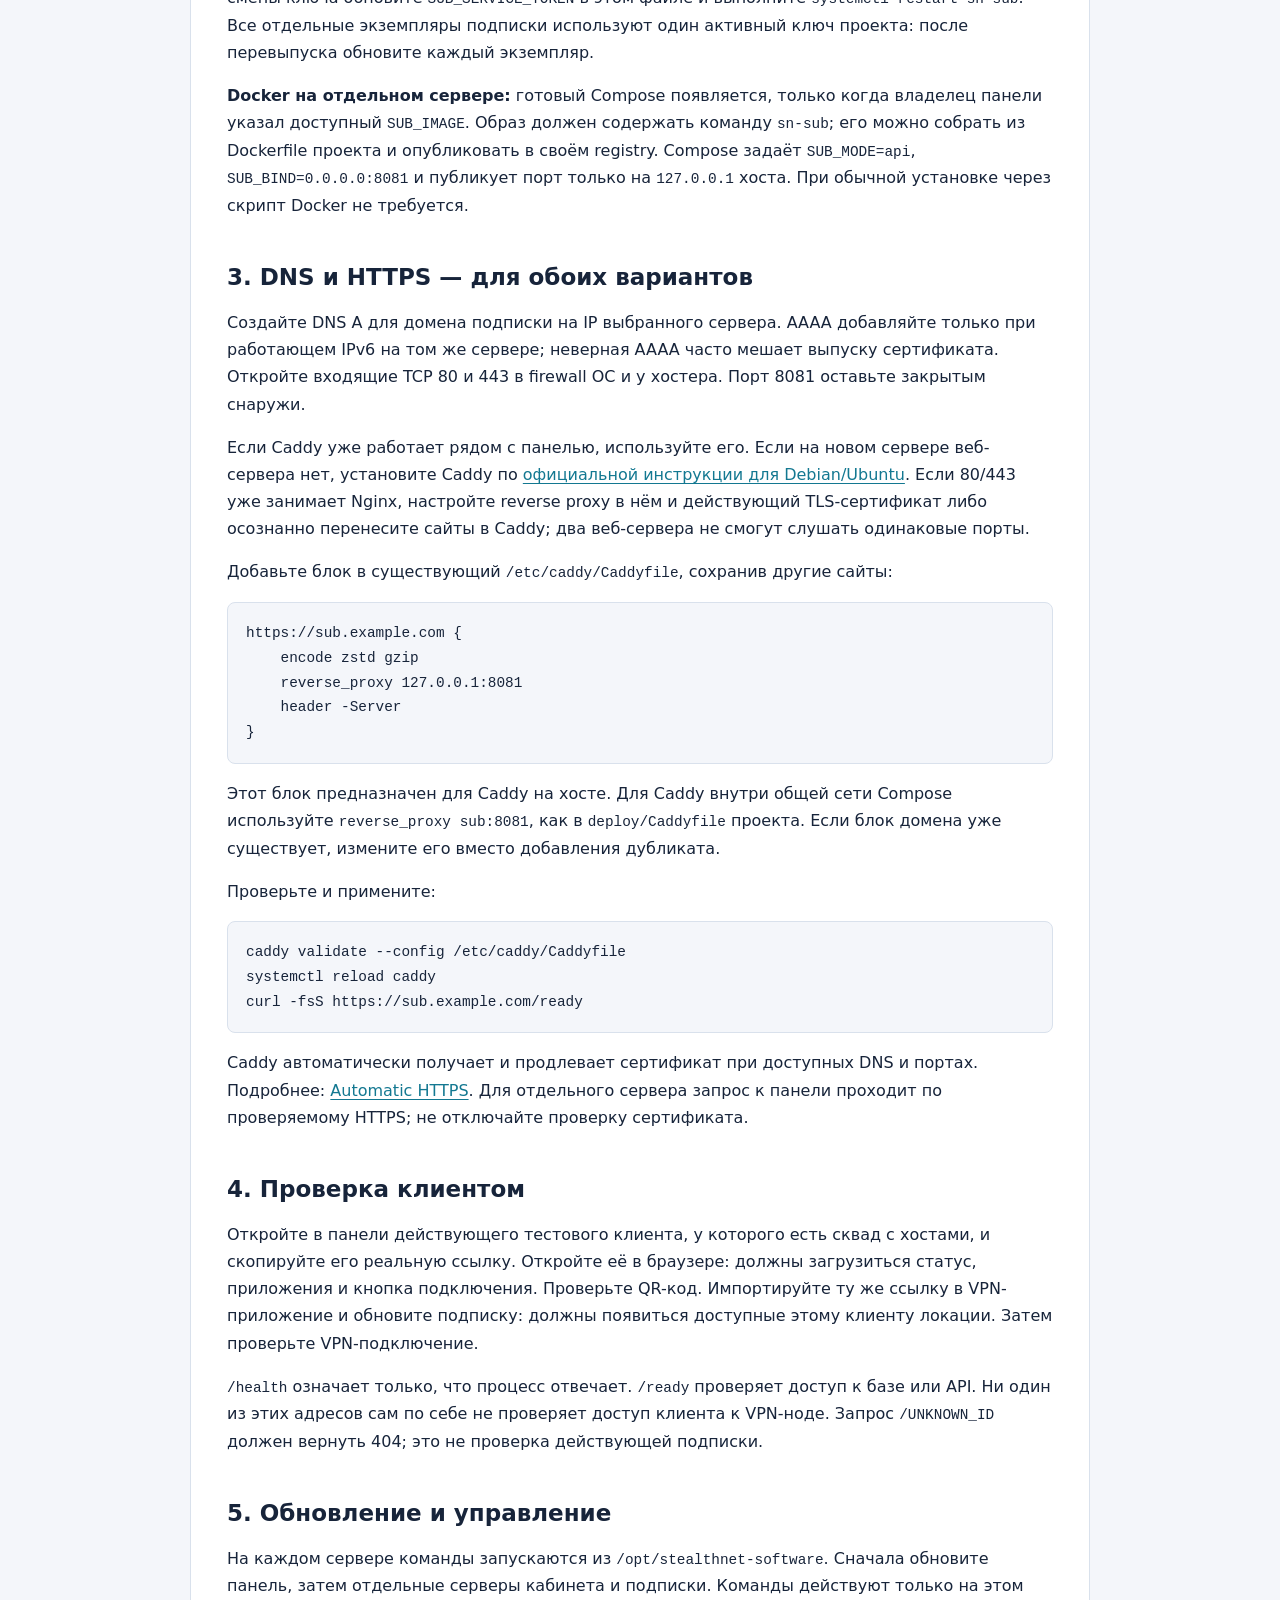
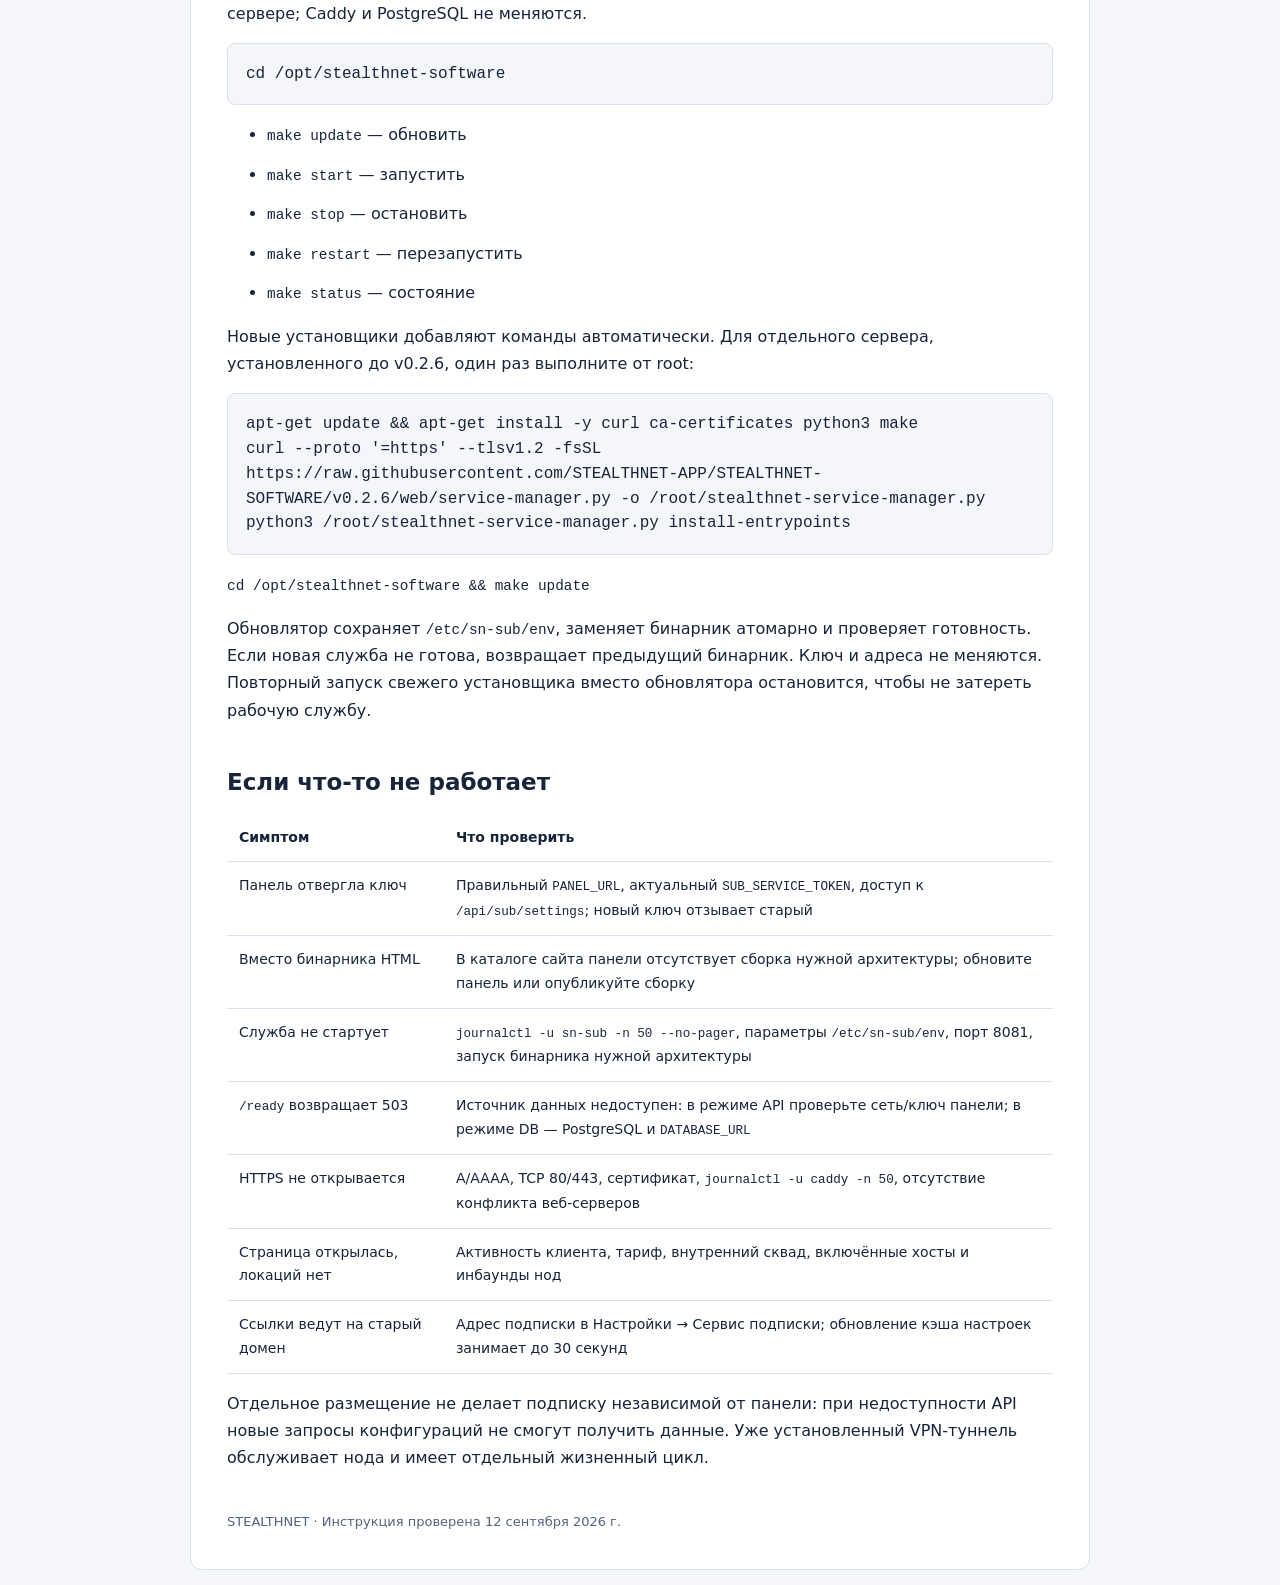
<file: web/subscription-installation.html>
<!doctype html><html lang="ru"><meta charset="utf-8"><meta name="viewport" content="width=device-width,initial-scale=1"><meta name="color-scheme" content="light dark"><title>Установка страницы подписки · STEALTHNET</title><style>
:root{color-scheme:light;--bg:#f4f6fa;--paper:#fff;--text:#17243a;--muted:#53637b;--line:#d9e1ec;--accent:#137891}*{box-sizing:border-box}body{margin:0;background:var(--bg);color:var(--text);font:16px/1.7 system-ui,sans-serif}main{max-width:900px;margin:32px auto;padding:36px;background:var(--paper);border:1px solid var(--line);border-radius:12px}nav{font-size:14px;margin-bottom:32px}h1{font-size:32px;line-height:1.2;letter-spacing:-.03em}h2{font-size:23px;line-height:1.3;margin:44px 0 16px}a{color:var(--accent);text-underline-offset:3px}p,li{overflow-wrap:anywhere}li{margin:12px 0}pre{padding:18px;background:var(--bg);border:1px solid var(--line);border-radius:8px;white-space:pre-wrap;overflow-wrap:anywhere;line-height:1.55}code{font-size:.9em}table{border-collapse:collapse;width:100%;font-size:14px}td,th{padding:12px;border-bottom:1px solid var(--line);text-align:left;vertical-align:top}.table-scroll{overflow-x:auto}.table-scroll:focus-visible{outline:2px solid var(--accent);outline-offset:4px}footer{margin-top:40px;font-size:13px;color:var(--muted)}@media(max-width:600px){main{margin:0;padding:22px 18px;border:0;border-radius:0}h1{font-size:28px}h2{font-size:21px}table{min-width:500px}}@media(prefers-color-scheme:dark){:root{color-scheme:dark;--bg:#101827;--paper:#182235;--text:#e3eaf4;--muted:#a1b2c9;--line:#334258;--accent:#66c7dd}}
</style><main><nav><a href="/subscription-installation-en.html" lang="en">English</a></nav><nav><a href="/#/settings">← Настройки панели</a> · Инструкция владельцу сервиса</nav><h1>Установка страницы подписки</h1>
<p>Страница подключения и выдача конфигураций работают в одном сервисе <code>sn-sub</code>. Браузер получает страницу с приложениями и инструкциями, VPN-приложение — конфигурацию по той же ссылке <code>/ID</code>. Покупки остаются в боте и Mini App. Отдельный клиентский кабинет на основном домене будет подключаться самостоятельно.</p>
<h2>Язык и короткие ссылки</h2><p>Ссылка клиента имеет вид <code>https://sub.example.com/ID</code>. Старые адреса <code>/s/ID</code> продолжают работать без перенаправления и повторного добавления подписки. QR-коды, бот, кабинет и Mini App используют короткий адрес.</p><p>Страница подключения доступна на русском и английском. Кнопка <strong>RU / EN</strong> вверху меняет язык и запоминает выбор на этом домене. При первом открытии учитывается язык браузера; язык конкретной ссылки можно задать через <code>?lang=en</code> или <code>?lang=ru</code>. Язык страницы не изменяет конфигурацию, импортируемую в VPN-приложение. Названия тарифов, локаций и собственные тексты администратора сохраняются в заданном им виде.</p><p>При обновлении раздельной установки сначала обновите <code>sn-sub</code> на сервере подписки до <strong>v0.1.9 или новее</strong>, затем панель: она начнёт выдавать короткие ссылки. Старые адреса работают и после обновления. Инструкция обновления вынесенной службы приведена ниже.</p><h2>Выберите размещение</h2>
<div class="table-scroll" tabindex="0" role="region" aria-label="Выберите размещение — таблица с горизонтальной прокруткой"><table><thead><tr><th></th><th>Один сервер с панелью</th><th>Отдельный сервер</th></tr></thead><tbody>
<tr><td>Источник данных</td><td>Локальная PostgreSQL, <code>SUB_MODE=db</code></td><td>API панели, <code>SUB_MODE=api</code></td></tr>
<tr><td>Установка</td><td>В мастере выберите «На этом сервере»; также входит в Compose</td><td>Команда в Настройки → Сервис подписки</td></tr>
<tr><td>Служебный ключ</td><td>Не требуется</td><td>Требуется</td></tr>
<tr><td>Домен, пример</td><td><code>sub.example.com</code> → IP панели</td><td><code>sub.example.com</code> → IP отдельного сервера</td></tr>
<tr><td>Соединение с панелью</td><td>Через локальную базу</td><td>Исходящий HTTPS к <code>panel.example.com</code></td></tr>
</tbody></table></div>
<p>Панели и подписке нужны разные домены. Например: панель — <code>panel.example.com</code>, подключение — <code>sub.example.com</code>, будущий кабинет — <code>example.com</code>. Ниже замените примеры своими доменами.</p>
<h2>1. Настройки в панели</h2>
<p>Откройте <strong>Настройки → Сервис подписки</strong>. Укажите внешний адрес панели и адрес подписки целиком, например <code>https://panel.example.com</code> и <code>https://sub.example.com</code>. Адреса задаются без <code>/ID</code>, других путей, параметров и логина/пароля. Сохраните их. Ссылки новых и существующих клиентов будут использовать указанный домен подписки.</p>
<p>Кнопка <strong>Установка</strong> открывает инструкции для обоих вариантов. Не меняйте рабочий ключ только ради просмотра инструкции: ключ показывается целиком один раз, а его перевыпуск немедленно отзывает предыдущий.</p>
<h2>2А. На одном сервере с панелью</h2>
<p>Если в мастере <code>install.sh</code> выбрано «На этом сервере», <code>sn-sub</code> уже установлен и читает ту же базу. Сервис использует общий <code>.env</code> из каталога проекта, заданный в <code>EnvironmentFile</code> его systemd-юнита. Не заменяйте этот юнит инструкциями для отдельной машины.</p>
<p>Выполните на сервере панели:</p>
<pre><code>systemctl status sn-sub --no-pager
curl -fsS http://127.0.0.1:8081/ready</code></pre>
<p>Ожидаемый ответ: <code>{&quot;status&quot;:&quot;ready&quot;}</code>. Если служба выключена:</p>
<pre><code>systemctl enable --now sn-sub
journalctl -u sn-sub -n 50 --no-pager</code></pre>
<p>Проверьте в <code>.env</code> проекта <code>SUB_MODE=db</code>, правильный <code>DATABASE_URL</code>, <code>SUB_BIND=127.0.0.1:8081</code> и <code>SUB_PUBLIC_URL=https://sub.example.com</code>. После изменения <code>.env</code> перезапустите только <code>sn-sub</code>.</p>
<p>Для новой установки всей панели запустите <code>sudo bash install.sh</code> из каталога исходников проекта. Выберите «На этом сервере»: скрипт установит оба сервиса и настроит HTTPS. Для отдельной машины выберите «На отдельном сервере»: домен подписки сохранится для клиентских ссылок, но локальный сервис не устанавливается. DNS и HTTPS подписки настройте на второй машине после её установки. Не запускайте <code>install-sub.sh</code> поверх существующей установки панели.</p>
<p><strong>Если панель работает в Docker Compose:</strong> в каталоге проекта выполните <code>docker compose up -d sub</code> и <code>docker compose exec sub curl -fsS http://127.0.0.1:8081/ready</code>. Сервис собирается из исходников проекта, слушает <code>0.0.0.0:8081</code> внутри контейнера; Caddy обращается к <code>sub:8081</code>. Внешняя база или служебный ключ не нужны. Не подставляйте <code>127.0.0.1:8081</code> как upstream в контейнер Caddy — это адрес самого контейнера Caddy.</p>
<h2>2Б. На отдельном сервере</h2>
<p>Нужен чистый Debian/Ubuntu с systemd и архитектурой amd64 или arm64. Работающий сервер должен иметь исходящий доступ к панели по HTTPS. PostgreSQL и открытый доступ к базе панели не нужны.</p>
<ol>
<li>В панели сохраните домены. Выпустите служебный ключ, сохраните его, откройте вариант <strong>На отдельном сервере → Установка</strong>.</li>
<li>Подключитесь к новому серверу по SSH от root. Скопируйте установочную команду целиком из панели и выполните её там.</li>
<li>Установщик проверит ключ, ответ API, архитектуру и запуск скачанного бинарника. Он создаст <code>/etc/sn-sub/env</code> с правами 600 и systemd-службу.</li>
<li>Дождитесь сообщения, что сервис получает данные панели. Это проверка локальной службы; публичный HTTPS настраивается следующим шагом.</li>
</ol>
<p>Если бинарник нужной архитектуры ещё не опубликован, установка остановится. Нужно собрать <code>sn-sub</code> для Linux этой архитектуры и разместить <code>sn-sub-linux-amd64</code> или <code>sn-sub-linux-arm64</code> в каталоге сайта панели. Установка панели публикует сборку архитектуры своего сервера. Также можно задать <code>SUB_BINARY_URL</code> с адресом своей сборки. Рядом со сборкой должен находиться файл <code>.sha256</code> с её SHA256, например <code>sn-sub-linux-amd64.sha256</code>. Скрипт скачивает файлы по HTTPS и проверяет сумму до запуска; повреждённая сборка или HTML вместо бинарника не устанавливаются.</p>
<p>Служебный ключ находится только в <code>/etc/sn-sub/env</code>, а не в публично читаемом юните. Для смены ключа обновите <code>SUB_SERVICE_TOKEN</code> в этом файле и выполните <code>systemctl restart sn-sub</code>. Все отдельные экземпляры подписки используют один активный ключ проекта: после перевыпуска обновите каждый экземпляр.</p>
<p><strong>Docker на отдельном сервере:</strong> готовый Compose появляется, только когда владелец панели указал доступный <code>SUB_IMAGE</code>. Образ должен содержать команду <code>sn-sub</code>; его можно собрать из Dockerfile проекта и опубликовать в своём registry. Compose задаёт <code>SUB_MODE=api</code>, <code>SUB_BIND=0.0.0.0:8081</code> и публикует порт только на <code>127.0.0.1</code> хоста. При обычной установке через скрипт Docker не требуется.</p>
<h2>3. DNS и HTTPS — для обоих вариантов</h2>
<p>Создайте DNS A для домена подписки на IP выбранного сервера. AAAA добавляйте только при работающем IPv6 на том же сервере; неверная AAAA часто мешает выпуску сертификата. Откройте входящие TCP 80 и 443 в firewall ОС и у хостера. Порт 8081 оставьте закрытым снаружи.</p>
<p>Если Caddy уже работает рядом с панелью, используйте его. Если на новом сервере веб-сервера нет, установите Caddy по <a href="https://caddyserver.com/docs/install#debian-ubuntu-raspbian" rel="noopener">официальной инструкции для Debian/Ubuntu</a>. Если 80/443 уже занимает Nginx, настройте reverse proxy в нём и действующий TLS-сертификат либо осознанно перенесите сайты в Caddy; два веб-сервера не смогут слушать одинаковые порты.</p>
<p>Добавьте блок в существующий <code>/etc/caddy/Caddyfile</code>, сохранив другие сайты:</p>
<pre><code>https://sub.example.com {
    encode zstd gzip
    reverse_proxy 127.0.0.1:8081
    header -Server
}</code></pre>
<p>Этот блок предназначен для Caddy на хосте. Для Caddy внутри общей сети Compose используйте <code>reverse_proxy sub:8081</code>, как в <code>deploy/Caddyfile</code> проекта. Если блок домена уже существует, измените его вместо добавления дубликата.</p>
<p>Проверьте и примените:</p>
<pre><code>caddy validate --config /etc/caddy/Caddyfile
systemctl reload caddy
curl -fsS https://sub.example.com/ready</code></pre>
<p>Caddy автоматически получает и продлевает сертификат при доступных DNS и портах. Подробнее: <a href="https://caddyserver.com/docs/automatic-https" rel="noopener">Automatic HTTPS</a>. Для отдельного сервера запрос к панели проходит по проверяемому HTTPS; не отключайте проверку сертификата.</p>
<h2>4. Проверка клиентом</h2>
<p>Откройте в панели действующего тестового клиента, у которого есть сквад с хостами, и скопируйте его реальную ссылку. Откройте её в браузере: должны загрузиться статус, приложения и кнопка подключения. Проверьте QR-код. Импортируйте ту же ссылку в VPN-приложение и обновите подписку: должны появиться доступные этому клиенту локации. Затем проверьте VPN-подключение.</p>
<p><code>/health</code> означает только, что процесс отвечает. <code>/ready</code> проверяет доступ к базе или API. Ни один из этих адресов сам по себе не проверяет доступ клиента к VPN-ноде. Запрос <code>/UNKNOWN_ID</code> должен вернуть 404; это не проверка действующей подписки.</p>
<h2>5. Обновление и управление</h2><p>На каждом сервере команды запускаются из <code>/opt/stealthnet-software</code>. Сначала обновите панель, затем отдельные серверы кабинета и подписки. Команды действуют только на этом сервере; Caddy и PostgreSQL не меняются.</p><pre>cd /opt/stealthnet-software</pre><ul><li><code>make update</code> — обновить</li><li><code>make start</code> — запустить</li><li><code>make stop</code> — остановить</li><li><code>make restart</code> — перезапустить</li><li><code>make status</code> — состояние</li></ul><p>Новые установщики добавляют команды автоматически. Для отдельного сервера, установленного до v0.2.6, один раз выполните от root:</p><pre>apt-get update &amp;&amp; apt-get install -y curl ca-certificates python3 make
curl --proto &#x27;=https&#x27; --tlsv1.2 -fsSL https://raw.githubusercontent.com/STEALTHNET-APP/STEALTHNET-SOFTWARE/v0.2.6/web/service-manager.py -o /root/stealthnet-service-manager.py
python3 /root/stealthnet-service-manager.py install-entrypoints</pre><p><code>cd /opt/stealthnet-software &amp;&amp; make update</code></p><p>Обновлятор сохраняет <code>/etc/sn-sub/env</code>, заменяет бинарник атомарно и проверяет готовность. Если новая служба не готова, возвращает предыдущий бинарник. Ключ и адреса не меняются. Повторный запуск свежего установщика вместо обновлятора остановится, чтобы не затереть рабочую службу.</p>
<h2>Если что-то не работает</h2>
<div class="table-scroll" tabindex="0" role="region" aria-label="Если что-то не работает — таблица с горизонтальной прокруткой"><table><thead><tr><th>Симптом</th><th>Что проверить</th></tr></thead><tbody>
<tr><td>Панель отвергла ключ</td><td>Правильный <code>PANEL_URL</code>, актуальный <code>SUB_SERVICE_TOKEN</code>, доступ к <code>/api/sub/settings</code>; новый ключ отзывает старый</td></tr>
<tr><td>Вместо бинарника HTML</td><td>В каталоге сайта панели отсутствует сборка нужной архитектуры; обновите панель или опубликуйте сборку</td></tr>
<tr><td>Служба не стартует</td><td><code>journalctl -u sn-sub -n 50 --no-pager</code>, параметры <code>/etc/sn-sub/env</code>, порт 8081, запуск бинарника нужной архитектуры</td></tr>
<tr><td><code>/ready</code> возвращает 503</td><td>Источник данных недоступен: в режиме API проверьте сеть/ключ панели; в режиме DB — PostgreSQL и <code>DATABASE_URL</code></td></tr>
<tr><td>HTTPS не открывается</td><td>A/AAAA, TCP 80/443, сертификат, <code>journalctl -u caddy -n 50</code>, отсутствие конфликта веб-серверов</td></tr>
<tr><td>Страница открылась, локаций нет</td><td>Активность клиента, тариф, внутренний сквад, включённые хосты и инбаунды нод</td></tr>
<tr><td>Ссылки ведут на старый домен</td><td>Адрес подписки в Настройки → Сервис подписки; обновление кэша настроек занимает до 30 секунд</td></tr>
</tbody></table></div>
<p>Отдельное размещение не делает подписку независимой от панели: при недоступности API новые запросы конфигураций не смогут получить данные. Уже установленный VPN-туннель обслуживает нода и имеет отдельный жизненный цикл.</p><footer>STEALTHNET · Инструкция проверена 12 сентября 2026 г.</footer></main></html>
</file>
